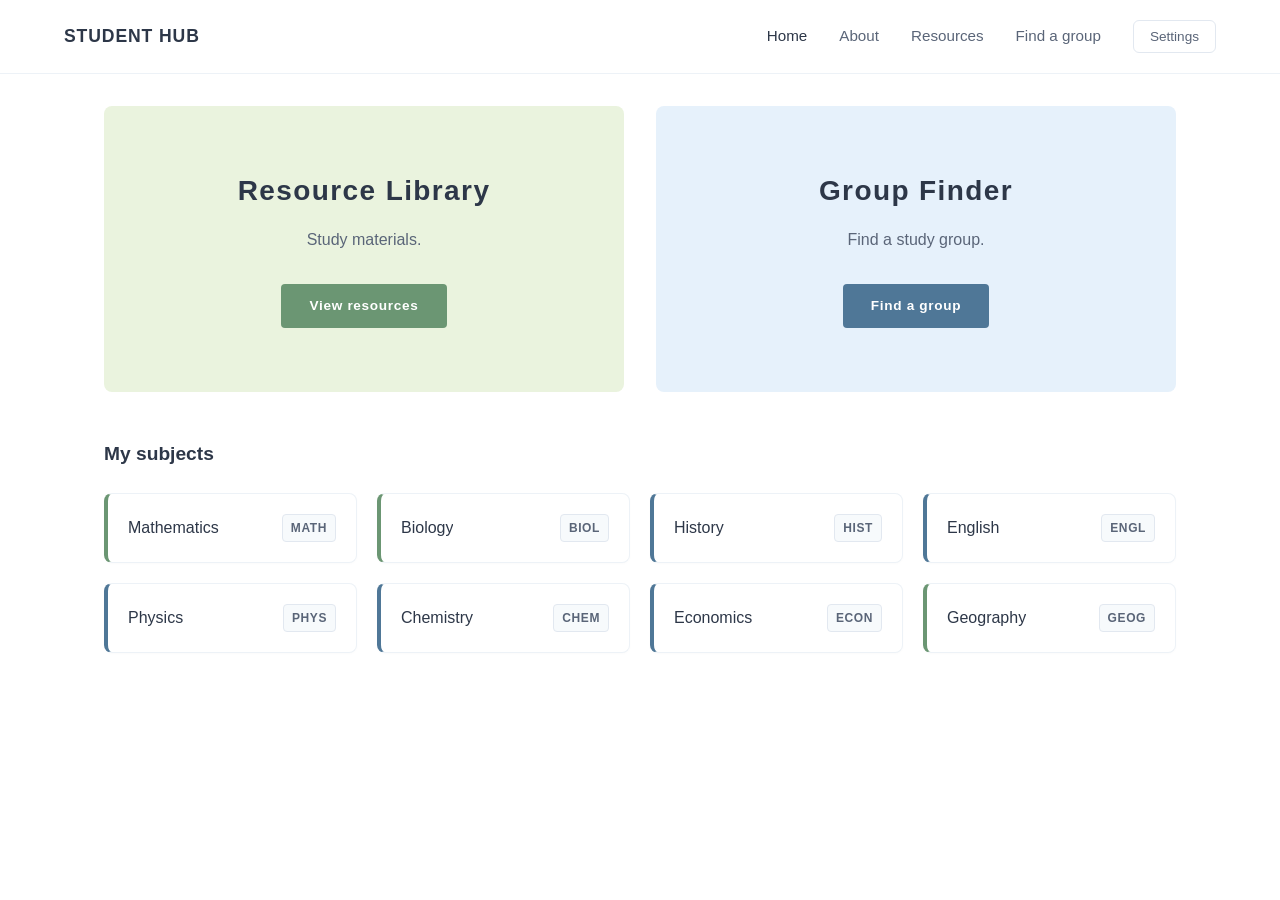
<file: index.html>
<!DOCTYPE html>
<html lang="en">
<head>
    <meta charset="UTF-8">
    <meta name="viewport" content="width=device-width, initial-scale=1.0">
    <title>Student Hub</title>
    <link rel="stylesheet" href="css/style.css">
</head>
<body>
    

    <nav class="navbar">
    <a href="index.html" class="nav-logo">STUDENT HUB</a>
    <div class="nav-links">
        <a href="index.html" class="active">Home</a>
        <a href="about.html">About</a>
        <a href="resources.html">Resources</a>
        <a href="group-finder.html">Find a group</a>
        <div class="settings-menu">
    <button id="settingsMenuBtn" class="settings-menu-btn">
        <span>Settings</span>
    </button>
    <div class="settings-menu-dropdown" id="settingsMenuDropdown">
        <div class="settings-group">
            <p class="settings-label">Theme</p>
            <button class="settings-option" data-theme="light">Light</button>
            <button class="settings-option" data-theme="dark">Dark</button>
        </div>
        <div class="settings-group">
            <p class="settings-label">Text Size</p>
            <button class="settings-option" data-textsize="small">Small</button>
            <button class="settings-option" data-textsize="normal">Normal</button>
            <button class="settings-option" data-textsize="large">Large</button>
        </div>
        <div class="settings-group">
    <p class="settings-label">Font</p>
    <button class="settings-option" data-font="default">Default</button>
    <button class="settings-option" data-font="dyslexic">Dyslexic-friendly</button>
</div>
    </div>
</div>
    </div>   
</nav>
    <main class="container">
        <section class="split-layout">
            <div class="split-panel panel-resources">
                <h2>Resource Library</h2>
                <p>Study materials.</p>
                <a href="resources.html" class="panel-btn">View resources</a>
            </div>
            <div class="split-panel panel-finder">
                <h2>Group Finder</h2>
                <p>Find a study group.</p>
                <a href="group-finder.html" class="panel-btn">Find a group</a>
            </div>
        </section>
 
     <section class="subject-section">
    <h3 class="section-title">My subjects</h3>
    <div class="subject-grid">
        <a href="math.html" class="subject-card border-math">
            <span class="subject-name">Mathematics</span>
            <span class="subject-code">MATH</span>
        </a>
        <a href="biology.html" class="subject-card border-bio">
            <span class="subject-name">Biology</span>
            <span class="subject-code">BIOL</span>
        </a>
        <a href="history.html" class="subject-card border-history">
            <span class="subject-name">History</span>
            <span class="subject-code">HIST</span>
        </a>
        <a href="english.html" class="subject-card border-lit">
            <span class="subject-name">English</span>
            <span class="subject-code">ENGL</span>
        </a>
        <a href="physics.html" class="subject-card border-physics">
            <span class="subject-name">Physics</span>
            <span class="subject-code">PHYS</span>
        </a>
        <a href="chemistry.html" class="subject-card border-chem">
            <span class="subject-name">Chemistry</span>
            <span class="subject-code">CHEM</span>
        </a>
        <a href="economics.html" class="subject-card border-econ">
            <span class="subject-name">Economics</span>
            <span class="subject-code">ECON</span>
        </a>
        <a href="geography.html" class="subject-card border-geo">
            <span class="subject-name">Geography</span>
            <span class="subject-code">GEOG</span>
        </a>
    </div>
</section>

    <script src="js/main.js"></script>
</body>
</html>
</file>
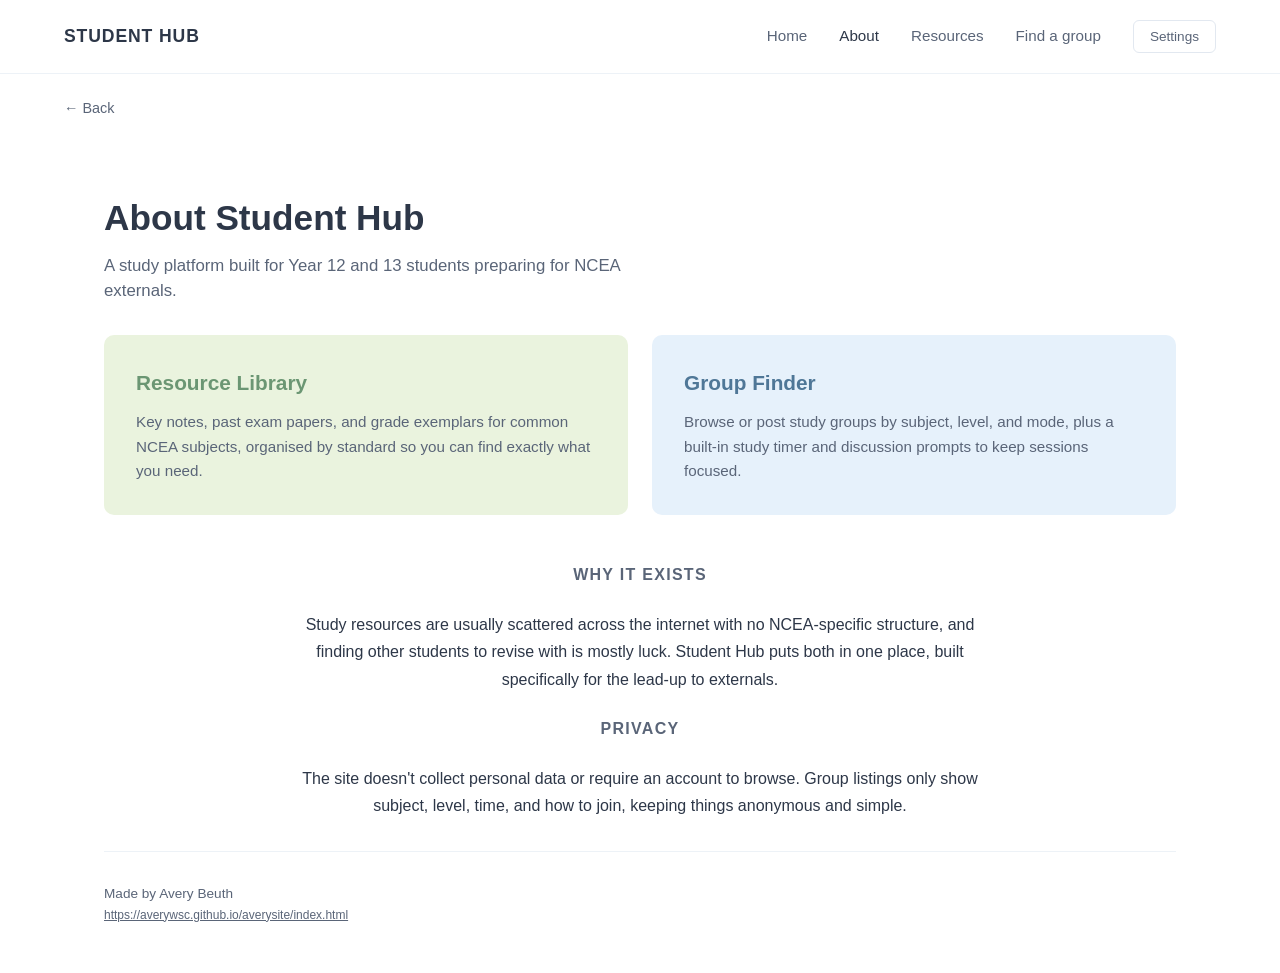
<file: about.html>
<!DOCTYPE html>
<html lang="en">
<head>
    <meta charset="UTF-8">
    <meta name="viewport" content="width=device-width, initial-scale=1.0">
    <title>About - Student Hub</title>
    <link rel="stylesheet" href="css/style.css">
</head>
<body>
    <nav class="navbar">
        <a href="index.html" class="nav-logo">STUDENT HUB</a>
        <div class="nav-links">
            <a href="index.html">Home</a>
            <a href="about.html" class="active">About</a>
            <a href="resources.html">Resources</a>
            <a href="group-finder.html">Find a group</a>
            <div class="settings-menu">
                <button id="settingsMenuBtn" class="settings-menu-btn">
                    <span>Settings</span>
                </button>
                <div class="settings-menu-dropdown" id="settingsMenuDropdown">
                    <div class="settings-group">
                        <p class="settings-label">Theme</p>
                        <button class="settings-option" data-theme="light">Light</button>
                        <button class="settings-option" data-theme="dark">Dark</button>
                    </div>
                    <div class="settings-group">
                        <p class="settings-label">Text Size</p>
                        <button class="settings-option" data-textsize="small">Small</button>
                        <button class="settings-option" data-textsize="normal">Normal</button>
                        <button class="settings-option" data-textsize="large">Large</button>
                    </div>
                    <div class="settings-group">
                        <p class="settings-label">Font</p>
                        <button class="settings-option" data-font="default">Default</button>
                        <button class="settings-option" data-font="dyslexic">Dyslexic-friendly</button>
                    </div>
                </div>
            </div>
        </div>
    </nav>

    <a href="javascript:history.back()" class="back-btn">← Back</a>

    <main class="container">
        <header class="about-hero">
            <h1>About Student Hub</h1>
            <p>A study platform built for Year 12 and 13 students preparing for NCEA externals.</p>
        </header>

        <section class="about-features">
            <div class="about-feature-card feature-resources">
                <h2>Resource Library</h2>
                <p>Key notes, past exam papers, and grade exemplars for common NCEA subjects, organised by standard so you can find exactly what you need.</p>
            </div>
            <div class="about-feature-card feature-finder">
                <h2>Group Finder</h2>
                <p>Browse or post study groups by subject, level, and mode, plus a built-in study timer and discussion prompts to keep sessions focused.</p>
            </div>
        </section>

        <section class="about-text-section">
            <h2 class="resource-subheading">Why It Exists</h2>
            <p class="about-text">Study resources are usually scattered across the internet with no NCEA-specific structure, and finding other students to revise with is mostly luck. Student Hub puts both in one place, built specifically for the lead-up to externals.</p>

            <h2 class="resource-subheading">Privacy</h2>
            <p class="about-text">The site doesn't collect personal data or require an account to browse. Group listings only show subject, level, time, and how to join, keeping things anonymous and simple.</p>
        </section>

        <footer class="site-footer">
            <p>Made by Avery Beuth</p>
            <p><a href="https://averywsc.github.io/averysite/index.html" style="font-size: 0.75rem; color: #5a6578;">https://averywsc.github.io/averysite/index.html</a></p>
        </footer>
    </main>

    <script src="js/main.js"></script>
</body>
</html>
</file>
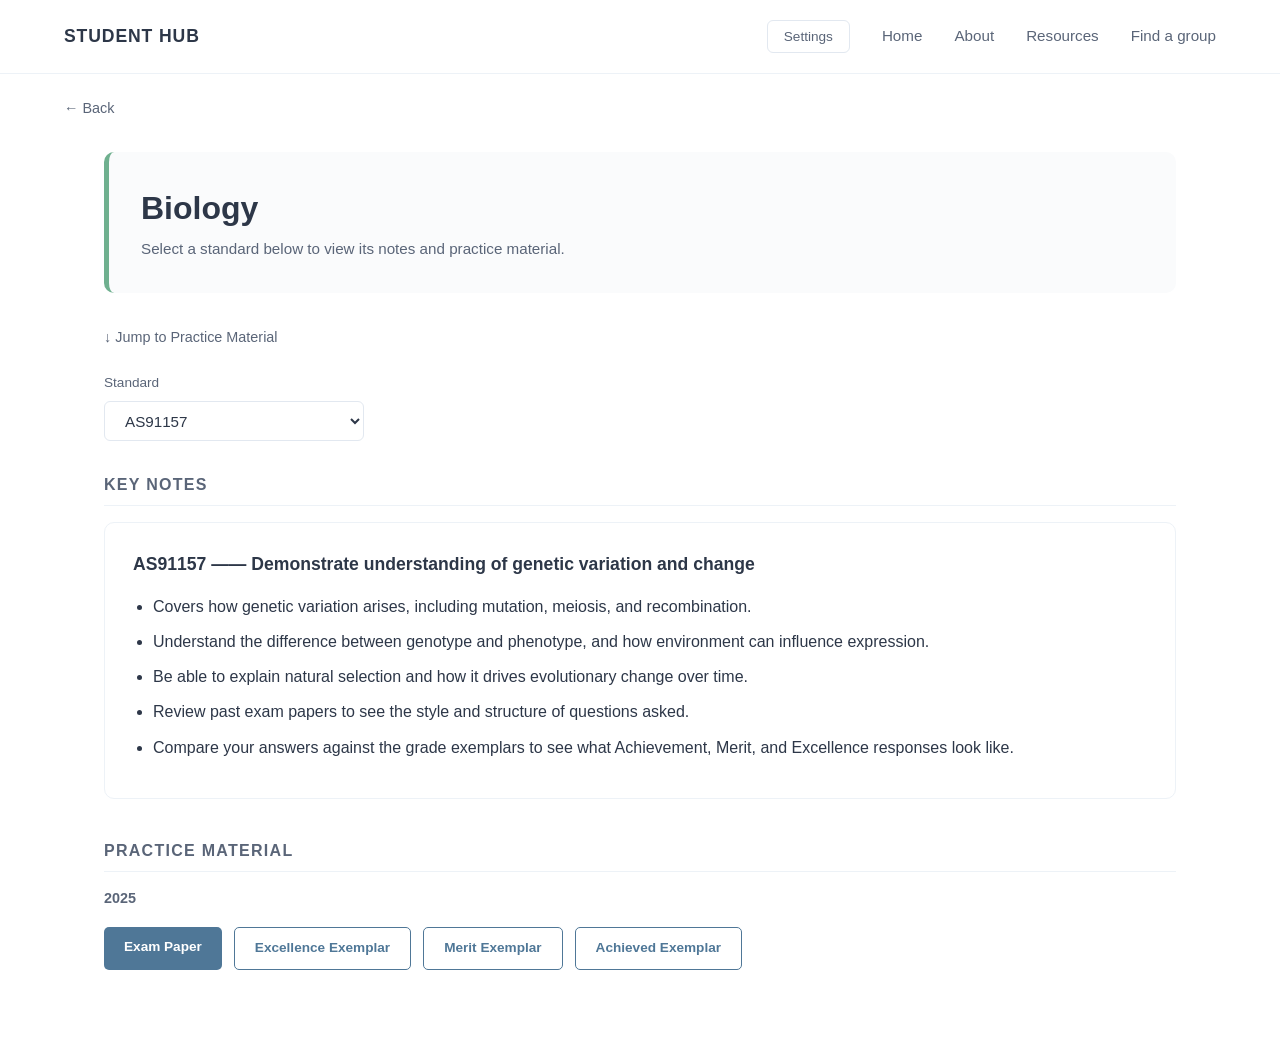
<file: biology.html>
<!DOCTYPE html>
<html lang="en">
<head>
    <meta charset="UTF-8">
    <meta name="viewport" content="width=device-width, initial-scale=1.0">
    <title>Biology - Student Hub</title>
    <link rel="stylesheet" href="css/style.css">
</head>
<body data-subject="biology">
    <nav class="navbar">
        <a href="index.html" class="nav-logo">STUDENT HUB</a>
        <div class="nav-links">
            <div class="settings-menu">
                <button id="settingsMenuBtn" class="settings-menu-btn">
                    <span>Settings</span>
                </button>
                <div class="settings-menu-dropdown" id="settingsMenuDropdown">
                    <div class="settings-group">
                        <p class="settings-label">Theme</p>
                        <button class="settings-option" data-theme="light">Light</button>
                        <button class="settings-option" data-theme="dark">Dark</button>
                    </div>
                    <div class="settings-group">
                        <p class="settings-label">Text Size</p>
                        <button class="settings-option" data-textsize="small">Small</button>
                        <button class="settings-option" data-textsize="normal">Normal</button>
                        <button class="settings-option" data-textsize="large">Large</button>
                    </div>
                    <div class="settings-group">
                        <p class="settings-label">Font</p>
                        <button class="settings-option" data-font="default">Default</button>
                        <button class="settings-option" data-font="dyslexic">Dyslexic-friendly</button>
                    </div>
                </div>
            </div>
            <a href="index.html">Home</a>
            <a href="about.html">About</a>
            <a href="resources.html">Resources</a>
            <a href="group-finder.html">Find a group</a>
        </div>
    </nav>

    <a href="javascript:history.back()" class="back-btn">← Back</a>

    <main class="container">
        <header class="subject-header border-bio">
            <h1>Biology</h1>
            <p class="subject-standard-tag">Select a standard below to view its notes and practice material.</p>
        </header>

        <a href="#practiceSection" class="jump-link">↓ Jump to Practice Material</a>

        <section class="standard-select-section">
            <label for="standardSelect" class="standard-select-label">Standard</label>
            <select id="standardSelect" class="standard-select">
                <option value="AS91157">AS91157</option>
                <option value="AS91159">AS91159</option>
            </select>
        </section>

        <section class="notes-section">
            <h2 class="resource-subheading">Key Notes</h2>
            <div class="notes-card" id="notesCard"></div>
        </section>

        <section class="practice-section" id="practiceSection">
            <h2 class="resource-subheading">Practice Material</h2>
            <div class="practice-buttons" id="practiceButtons"></div>
        </section>
    </main>

    <script src="js/main.js"></script>
</body>
</html>
</file>
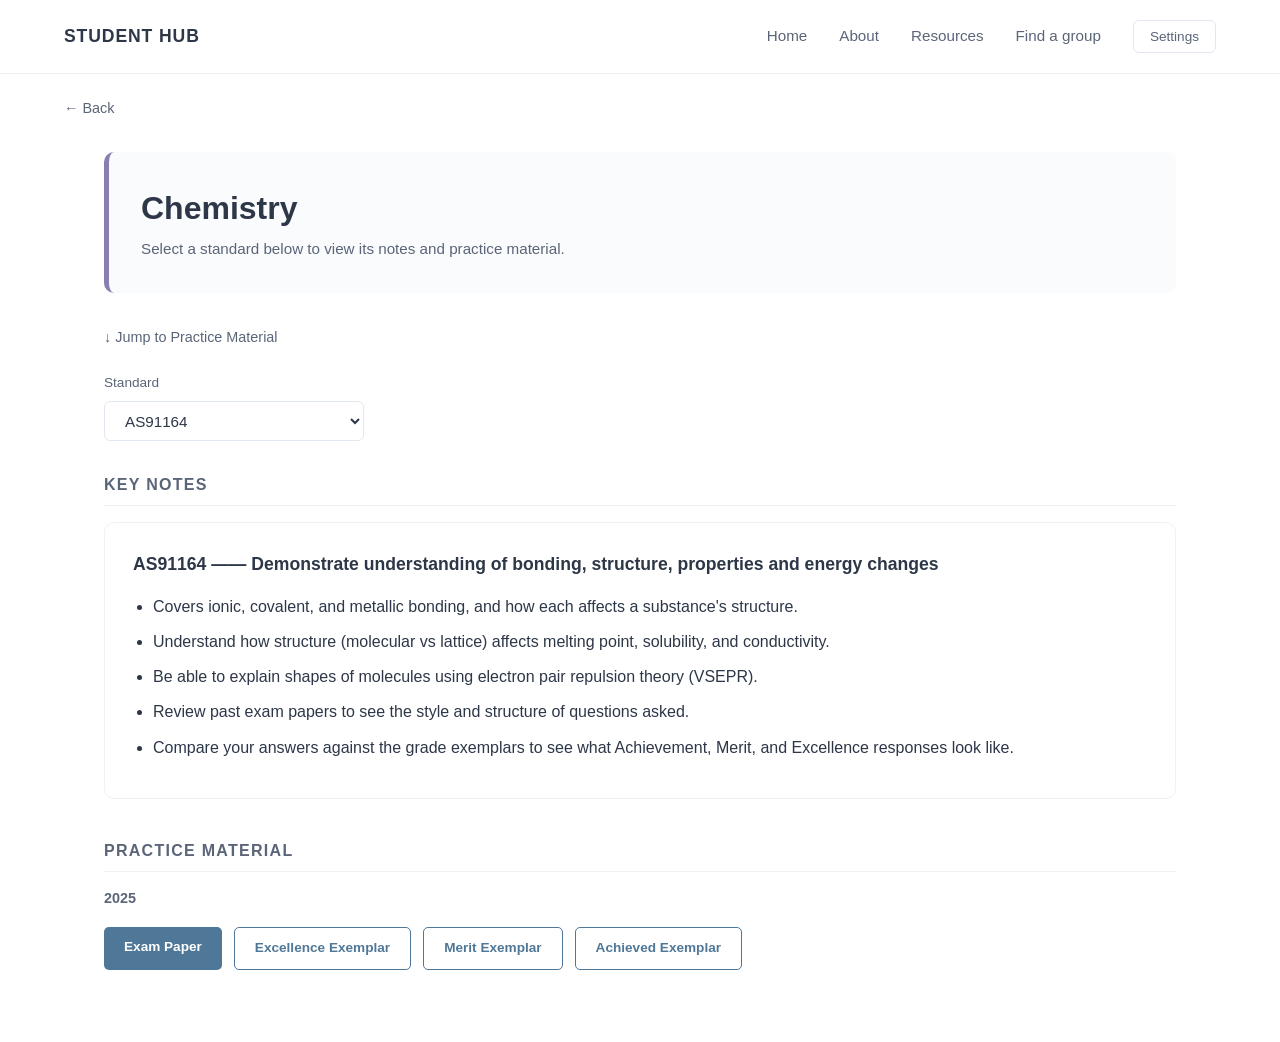
<file: chemistry.html>
<!DOCTYPE html>
<html lang="en">
<head>
    <meta charset="UTF-8">
    <meta name="viewport" content="width=device-width, initial-scale=1.0">
    <title>Chemistry - Student Hub</title>
    <link rel="stylesheet" href="css/style.css">
</head>
<body data-subject="chemistry">
    <nav class="navbar">
        <a href="index.html" class="nav-logo">STUDENT HUB</a>
        <div class="nav-links">
            <a href="index.html">Home</a>
            <a href="about.html">About</a>
            <a href="resources.html">Resources</a>
            <a href="group-finder.html">Find a group</a>
            <div class="settings-menu">
                <button id="settingsMenuBtn" class="settings-menu-btn">
                    <span>Settings</span>
                </button>
                <div class="settings-menu-dropdown" id="settingsMenuDropdown">
                    <div class="settings-group">
                        <p class="settings-label">Theme</p>
                        <button class="settings-option" data-theme="light">Light</button>
                        <button class="settings-option" data-theme="dark">Dark</button>
                    </div>
                    <div class="settings-group">
                        <p class="settings-label">Text Size</p>
                        <button class="settings-option" data-textsize="small">Small</button>
                        <button class="settings-option" data-textsize="normal">Normal</button>
                        <button class="settings-option" data-textsize="large">Large</button>
                    </div>
                    <div class="settings-group">
                        <p class="settings-label">Font</p>
                        <button class="settings-option" data-font="default">Default</button>
                        <button class="settings-option" data-font="dyslexic">Dyslexic-friendly</button>
                    </div>
                </div>
            </div>
        </div>
    </nav>

    <a href="javascript:history.back()" class="back-btn">← Back</a>

    <main class="container">
        <header class="subject-header border-chem">
            <h1>Chemistry</h1>
            <p class="subject-standard-tag">Select a standard below to view its notes and practice material.</p>
        </header>

        <a href="#practiceSection" class="jump-link">↓ Jump to Practice Material</a>

        <section class="standard-select-section">
            <label for="standardSelect" class="standard-select-label">Standard</label>
            <select id="standardSelect" class="standard-select">
                <option value="AS91164">AS91164</option>
                <option value="AS91165">AS91165</option>
                <option value="AS91166">AS91166</option>
            </select>
        </section>

        <section class="notes-section">
            <h2 class="resource-subheading">Key Notes</h2>
            <div class="notes-card" id="notesCard"></div>
        </section>

        <section class="practice-section" id="practiceSection">
            <h2 class="resource-subheading">Practice Material</h2>
            <div class="practice-buttons" id="practiceButtons"></div>
        </section>
    </main>

    <script src="js/main.js"></script>
</body>
</html>
</file>
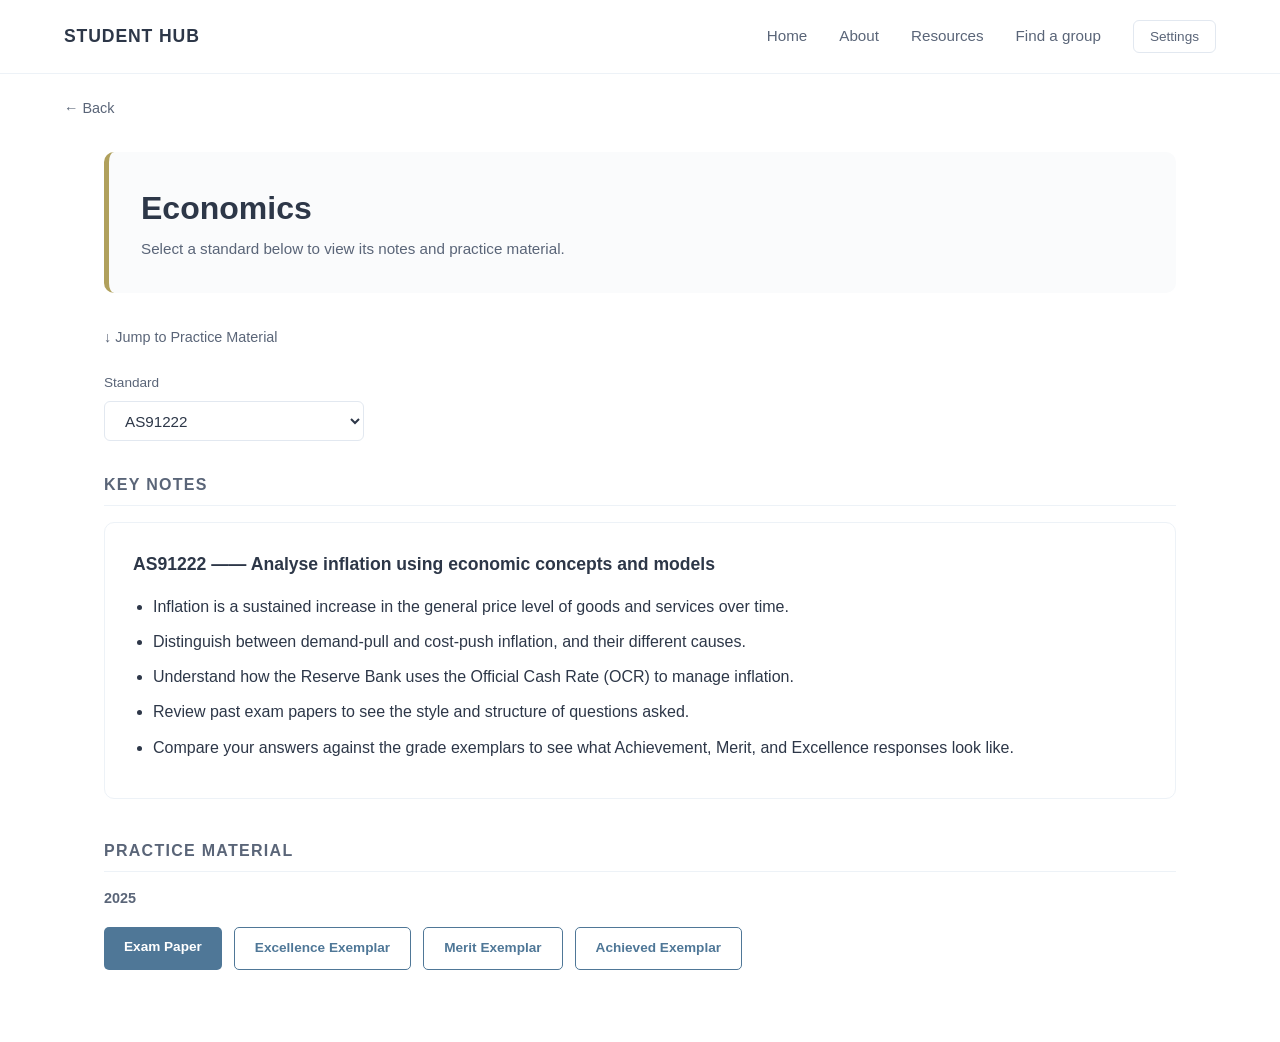
<file: economics.html>
<!DOCTYPE html>
<html lang="en">
<head>
    <meta charset="UTF-8">
    <meta name="viewport" content="width=device-width, initial-scale=1.0">
    <title>Economics - Student Hub</title>
    <link rel="stylesheet" href="css/style.css">
</head>
<body data-subject="economics">
    <nav class="navbar">
        <a href="index.html" class="nav-logo">STUDENT HUB</a>
        <div class="nav-links">
            <a href="index.html">Home</a>
            <a href="about.html">About</a>
            <a href="resources.html">Resources</a>
            <a href="group-finder.html">Find a group</a>
            <div class="settings-menu">
                <button id="settingsMenuBtn" class="settings-menu-btn">
                    <span>Settings</span>
                </button>
                <div class="settings-menu-dropdown" id="settingsMenuDropdown">
                    <div class="settings-group">
                        <p class="settings-label">Theme</p>
                        <button class="settings-option" data-theme="light">Light</button>
                        <button class="settings-option" data-theme="dark">Dark</button>
                    </div>
                    <div class="settings-group">
                        <p class="settings-label">Text Size</p>
                        <button class="settings-option" data-textsize="small">Small</button>
                        <button class="settings-option" data-textsize="normal">Normal</button>
                        <button class="settings-option" data-textsize="large">Large</button>
                    </div>
                    <div class="settings-group">
                        <p class="settings-label">Font</p>
                        <button class="settings-option" data-font="default">Default</button>
                        <button class="settings-option" data-font="dyslexic">Dyslexic-friendly</button>
                    </div>
                </div>
            </div>
        </div>
    </nav>

    <a href="javascript:history.back()" class="back-btn">← Back</a>

    <main class="container">
        <header class="subject-header border-econ">
            <h1>Economics</h1>
            <p class="subject-standard-tag">Select a standard below to view its notes and practice material.</p>
        </header>

        <a href="#practiceSection" class="jump-link">↓ Jump to Practice Material</a>

        <section class="standard-select-section">
            <label for="standardSelect" class="standard-select-label">Standard</label>
            <select id="standardSelect" class="standard-select">
                <option value="AS91222">AS91222</option>
                <option value="AS91223">AS91223</option>
            </select>
        </section>

        <section class="notes-section">
            <h2 class="resource-subheading">Key Notes</h2>
            <div class="notes-card" id="notesCard"></div>
        </section>

        <section class="practice-section" id="practiceSection">
            <h2 class="resource-subheading">Practice Material</h2>
            <div class="practice-buttons" id="practiceButtons"></div>
        </section>
    </main>

    <script src="js/main.js"></script>
</body>
</html>
</file>
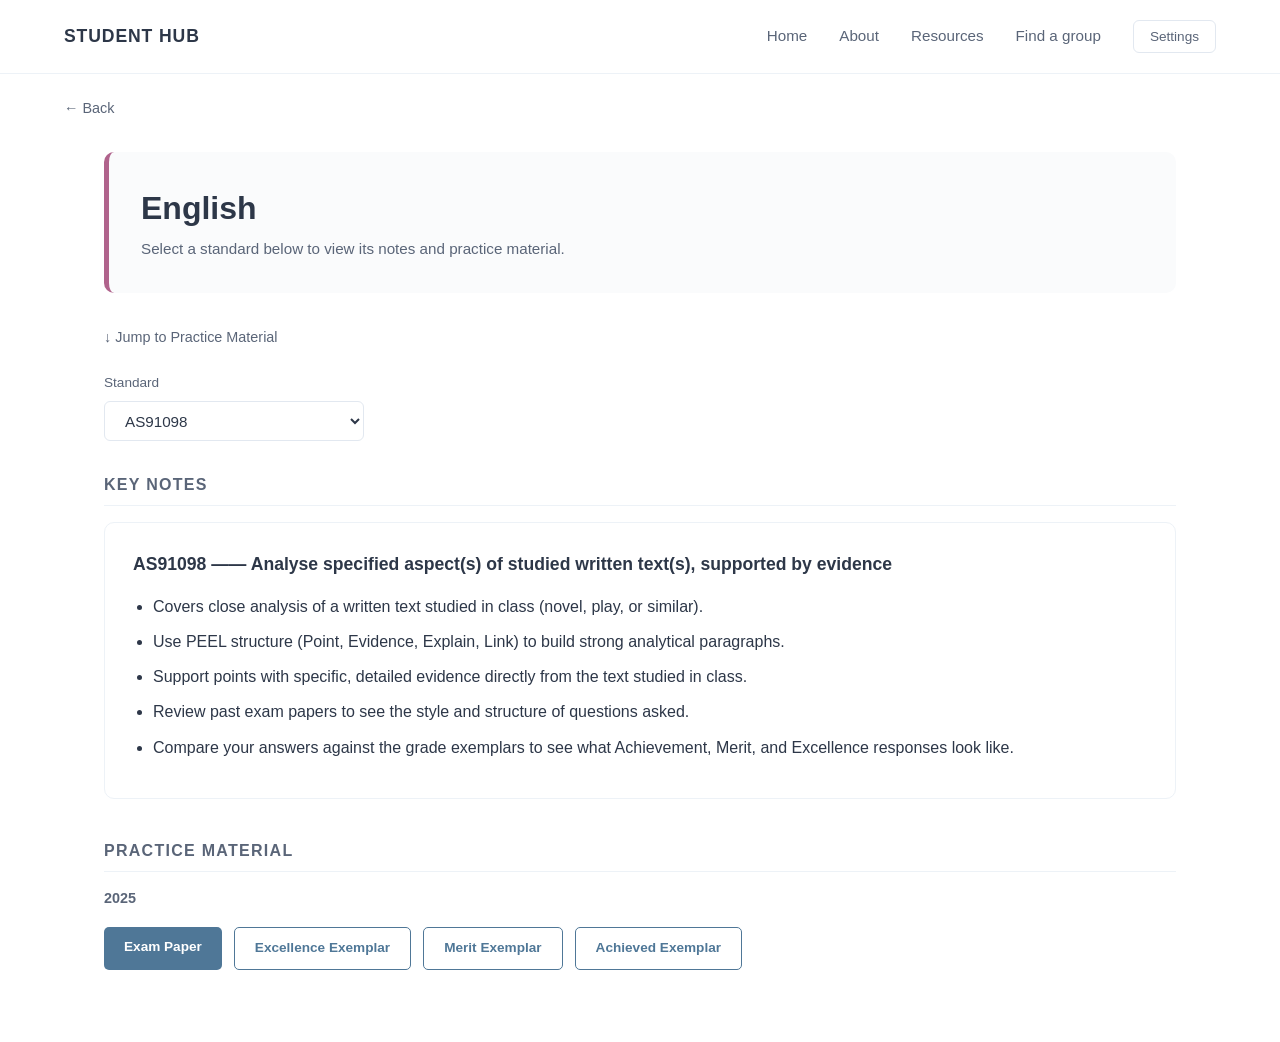
<file: english.html>
<!DOCTYPE html>
<html lang="en">
<head>
    <meta charset="UTF-8">
    <meta name="viewport" content="width=device-width, initial-scale=1.0">
    <title>English - Student Hub</title>
    <link rel="stylesheet" href="css/style.css">
</head>
<body data-subject="english">
    <nav class="navbar">
        <a href="index.html" class="nav-logo">STUDENT HUB</a>
        <div class="nav-links">
            <a href="index.html">Home</a>
            <a href="about.html">About</a>
            <a href="resources.html">Resources</a>
            <a href="group-finder.html">Find a group</a>
            <div class="settings-menu">
                <button id="settingsMenuBtn" class="settings-menu-btn">
                    <span>Settings</span>
                </button>
                <div class="settings-menu-dropdown" id="settingsMenuDropdown">
                    <div class="settings-group">
                        <p class="settings-label">Theme</p>
                        <button class="settings-option" data-theme="light">Light</button>
                        <button class="settings-option" data-theme="dark">Dark</button>
                    </div>
                    <div class="settings-group">
                        <p class="settings-label">Text Size</p>
                        <button class="settings-option" data-textsize="small">Small</button>
                        <button class="settings-option" data-textsize="normal">Normal</button>
                        <button class="settings-option" data-textsize="large">Large</button>
                    </div>
                    <div class="settings-group">
                        <p class="settings-label">Font</p>
                        <button class="settings-option" data-font="default">Default</button>
                        <button class="settings-option" data-font="dyslexic">Dyslexic-friendly</button>
                    </div>
                </div>
            </div>
        </div>
    </nav>

    <a href="javascript:history.back()" class="back-btn">← Back</a>

    <main class="container">
        <header class="subject-header border-lit">
            <h1>English</h1>
            <p class="subject-standard-tag">Select a standard below to view its notes and practice material.</p>
        </header>

        <a href="#practiceSection" class="jump-link">↓ Jump to Practice Material</a>

        <section class="standard-select-section">
            <label for="standardSelect" class="standard-select-label">Standard</label>
            <select id="standardSelect" class="standard-select">
                <option value="AS91098">AS91098</option>
                <option value="AS91099">AS91099</option>
                <option value="AS91100">AS91100</option>
            </select>
        </section>

        <section class="notes-section">
            <h2 class="resource-subheading">Key Notes</h2>
            <div class="notes-card" id="notesCard"></div>
        </section>

        <section class="practice-section" id="practiceSection">
            <h2 class="resource-subheading">Practice Material</h2>
            <div class="practice-buttons" id="practiceButtons"></div>
        </section>
    </main>

    <script src="js/main.js"></script>
</body>
</html>
</file>
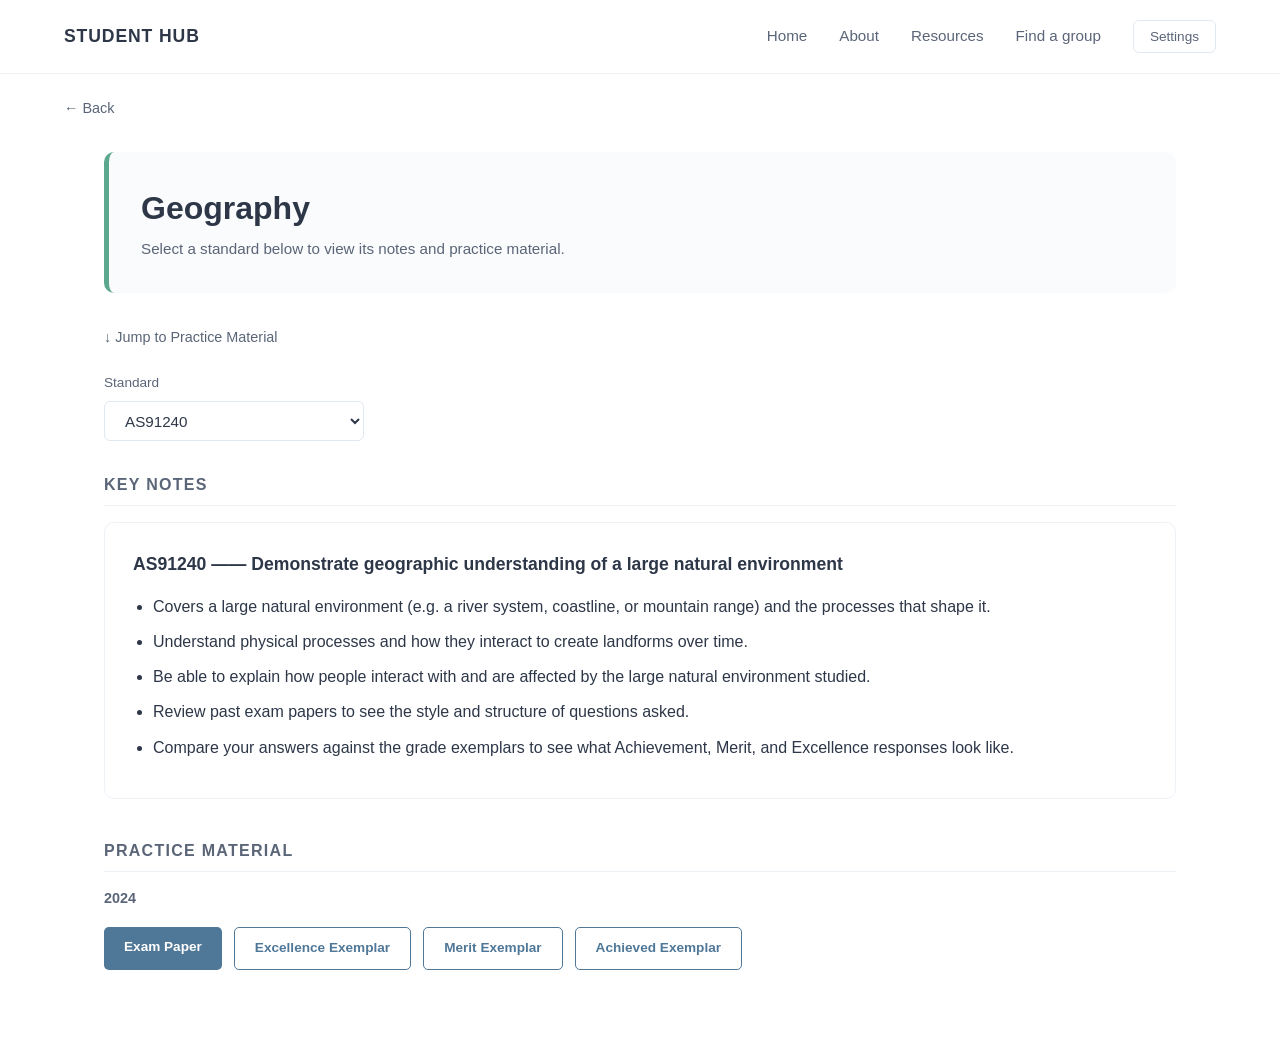
<file: geography.html>
<!DOCTYPE html>
<html lang="en">
<head>
    <meta charset="UTF-8">
    <meta name="viewport" content="width=device-width, initial-scale=1.0">
    <title>Geography - Student Hub</title>
    <link rel="stylesheet" href="css/style.css">
</head>
<body data-subject="geography">
    <nav class="navbar">
        <a href="index.html" class="nav-logo">STUDENT HUB</a>
        <div class="nav-links">
            <a href="index.html">Home</a>
            <a href="about.html">About</a>
            <a href="resources.html">Resources</a>
            <a href="group-finder.html">Find a group</a>
            <div class="settings-menu">
                <button id="settingsMenuBtn" class="settings-menu-btn">
                    <span>Settings</span>
                </button>
                <div class="settings-menu-dropdown" id="settingsMenuDropdown">
                    <div class="settings-group">
                        <p class="settings-label">Theme</p>
                        <button class="settings-option" data-theme="light">Light</button>
                        <button class="settings-option" data-theme="dark">Dark</button>
                    </div>
                    <div class="settings-group">
                        <p class="settings-label">Text Size</p>
                        <button class="settings-option" data-textsize="small">Small</button>
                        <button class="settings-option" data-textsize="normal">Normal</button>
                        <button class="settings-option" data-textsize="large">Large</button>
                    </div>
                    <div class="settings-group">
                        <p class="settings-label">Font</p>
                        <button class="settings-option" data-font="default">Default</button>
                        <button class="settings-option" data-font="dyslexic">Dyslexic-friendly</button>
                    </div>
                </div>
            </div>
        </div>
    </nav>

    <a href="javascript:history.back()" class="back-btn">← Back</a>

    <main class="container">
        <header class="subject-header border-geo">
            <h1>Geography</h1>
            <p class="subject-standard-tag">Select a standard below to view its notes and practice material.</p>
        </header>

        <a href="#practiceSection" class="jump-link">↓ Jump to Practice Material</a>

        <section class="standard-select-section">
            <label for="standardSelect" class="standard-select-label">Standard</label>
            <select id="standardSelect" class="standard-select">
                <option value="AS91240">AS91240</option>
                <option value="AS91242">AS91242</option>
            </select>
        </section>

        <section class="notes-section">
            <h2 class="resource-subheading">Key Notes</h2>
            <div class="notes-card" id="notesCard"></div>
        </section>

        <section class="practice-section" id="practiceSection">
            <h2 class="resource-subheading">Practice Material</h2>
            <div class="practice-buttons" id="practiceButtons"></div>
        </section>
    </main>

    <script src="js/main.js"></script>
</body>
</html>
</file>
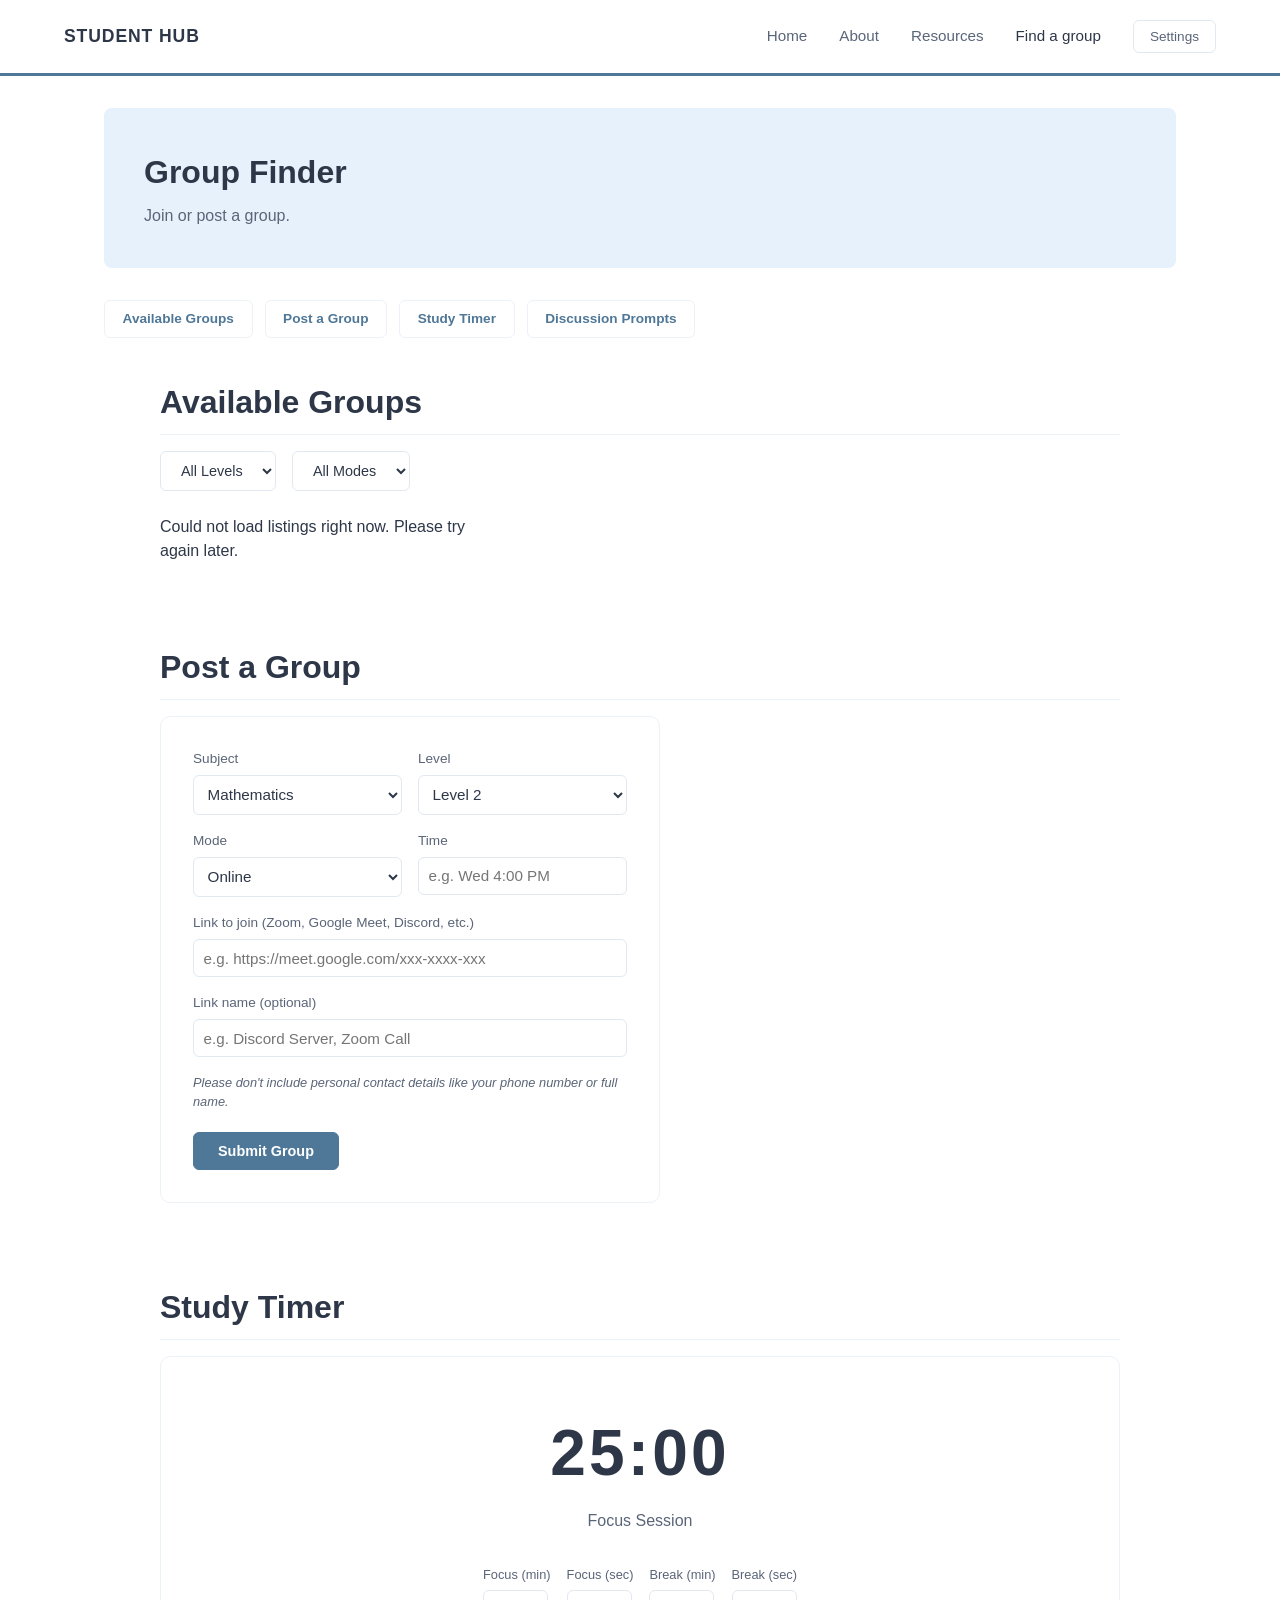
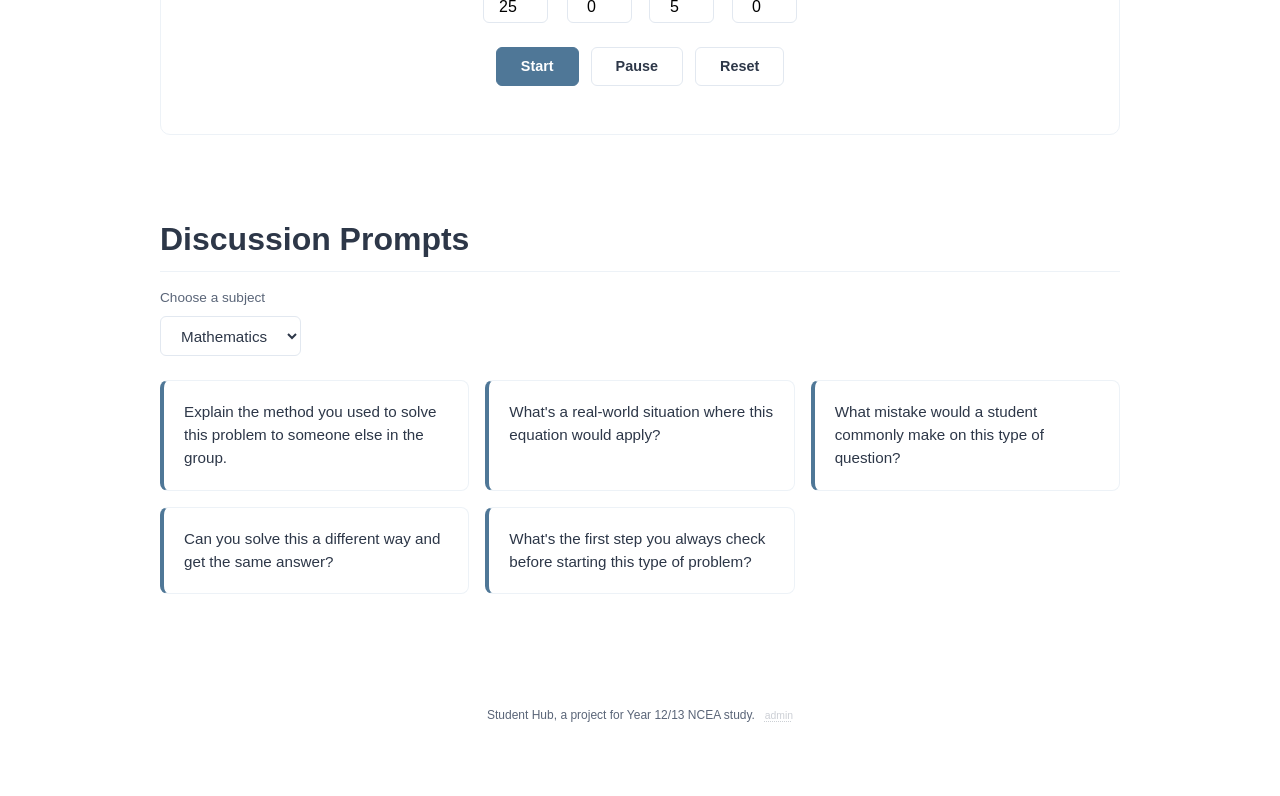
<file: group-finder.html>
<!DOCTYPE html>
<html lang="en">
<head>
    <meta charset="UTF-8">
    <meta name="viewport" content="width=device-width, initial-scale=1.0">
    <title>Group Finder</title>
    <link rel="stylesheet" href="css/style.css">
</head>
<body>

   <nav class="navbar nav-finder">
    <a href="index.html" class="nav-logo">STUDENT HUB</a>
    <div class="nav-links">
        <a href="index.html">Home</a>
        <a href="about.html">About</a>
        <a href="resources.html">Resources</a>
        <a href="group-finder.html" class="active">Find a group</a>
        <div class="settings-menu">
            <button id="settingsMenuBtn" class="settings-menu-btn">
                <span>Settings</span>
            </button>
            <div class="settings-menu-dropdown" id="settingsMenuDropdown">
                <div class="settings-group">
                    <p class="settings-label">Theme</p>
                    <button class="settings-option" data-theme="light">Light</button>
                    <button class="settings-option" data-theme="dark">Dark</button>
                </div>
                <div class="settings-group">
                    <p class="settings-label">Text Size</p>
                    <button class="settings-option" data-textsize="small">Small</button>
                    <button class="settings-option" data-textsize="normal">Normal</button>
                    <button class="settings-option" data-textsize="large">Large</button>
                </div>
                <div class="settings-group">
                    <p class="settings-label">Font</p>
                    <button class="settings-option" data-font="default">Default</button>
                    <button class="settings-option" data-font="dyslexic">Dyslexic-friendly</button>
                </div>
            </div>
        </div>
    </div>
</nav>

    <main class="container">
        <header class="page-header header-finder">
            <h1>Group Finder</h1>
            <p>Join or post a group.</p>
        </header>

        <nav class="finder-jump-nav" aria-label="Jump to section">
            <a href="#availableGroups" class="jump-btn">Available Groups</a>
            <a href="#postGroup" class="jump-btn">Post a Group</a>
            <a href="#studyTimer" class="jump-btn">Study Timer</a>
            <a href="#discussionPrompts" class="jump-btn">Discussion Prompts</a>
        </nav>

        <div class="finder-stack">
            <section class="listings-section" id="availableGroups">
                <h2 class="resource-subheading">Available Groups</h2>

                <div class="filter-bar">
                    <select id="levelFilter" aria-label="Filter by level">
                        <option value="all">All Levels</option>
                        <option value="L2">Level 2</option>
                        <option value="L3">Level 3</option>
                    </select>
                    <select id="modeFilter" aria-label="Filter by mode">
                        <option value="all">All Modes</option>
                        <option value="online">Online</option>
                        <option value="in-person">In Person</option>
                    </select>
                </div>

                <div class="listing-grid" id="listingGrid"></div>
            </section>

            <section class="post-section" id="postGroup">
                <h2 class="resource-subheading">Post a Group</h2>
                <form class="post-form" id="postGroupForm" action="https://projectspace.nz/xbbhjgpp/submit-group.php" method="POST">
                    <div class="post-form-row">
                        <label>
                            Subject
                            <select name="subject" required>
                                <option value="Mathematics">Mathematics</option>
                                <option value="Biology">Biology</option>
                                <option value="Physics">Physics</option>
                                <option value="Chemistry">Chemistry</option>
                                <option value="History">History</option>
                                <option value="Geography">Geography</option>
                                <option value="Economics">Economics</option>
                                <option value="English">English</option>
                            </select>
                        </label>
                        <label>
                            Level
                            <select name="level" required>
                                <option value="L2">Level 2</option>
                                <option value="L3">Level 3</option>
                            </select>
                        </label>
                    </div>

                    <div class="post-form-row">
                        <label>
                            Mode
                            <select name="mode" id="modeSelect" required>
                                <option value="online">Online</option>
                                <option value="in-person">In Person</option>
                            </select>
                        </label>
                        <label>
                            Time
                            <input type="text" name="time" placeholder="e.g. Wed 4:00 PM" required>
                        </label>
                    </div>

                    <label class="post-form-full">
                        <span id="joinLabel">Link to join (Zoom, Google Meet, Discord, etc.)</span>
                        <input type="text" name="join" id="joinInput" placeholder="e.g. https://meet.google.com/xxx-xxxx-xxx" required>
                    </label>

                    <label class="post-form-full" id="joinNameField">
                        <span>Link name (optional)</span>
                        <input type="text" name="join_label" id="joinNameInput" placeholder="e.g. Discord Server, Zoom Call" maxlength="60">
                    </label>

                    <p class="post-form-note">Please don't include personal contact details like your phone number or full name.</p>

                    <button type="submit" class="timer-btn timer-btn-primary">Submit Group</button>
                </form>
            </section>

            <section class="timer-section" id="studyTimer">
                <h2 class="resource-subheading">Study Timer</h2>
                <div class="timer-box">
                    <div class="timer-display" id="timerDisplay">25:00</div>
                    <div class="timer-label" id="timerLabel">Focus Session</div>

                    <div class="timer-settings">
                        <label>
                            Focus (min)
                            <input type="number" id="focusInput" value="25" min="0" max="90">
                        </label>
                        <label>
                            Focus (sec)
                            <input type="number" id="focusSecInput" value="0" min="0" max="59">
                        </label>
                        <label>
                            Break (min)
                            <input type="number" id="breakInput" value="5" min="0" max="30">
                        </label>
                        <label>
                            Break (sec)
                            <input type="number" id="breakSecInput" value="0" min="0" max="59">
                        </label>
                    </div>

                    <div class="timer-controls">
                        <button class="timer-btn timer-btn-primary" id="timerStartBtn">Start</button>
                        <button class="timer-btn" id="timerPauseBtn">Pause</button>
                        <button class="timer-btn" id="timerResetBtn">Reset</button>
                    </div>
                </div>
            </section>

            <section class="prompt-section" id="discussionPrompts">
                <h2 class="resource-subheading">Discussion Prompts</h2>
                <div class="prompt-subject-select">
                    <label for="promptSubject">Choose a subject</label>
                    <select id="promptSubject">
                        <option value="math">Mathematics</option>
                        <option value="biology">Biology</option>
                        <option value="physics">Physics</option>
                        <option value="chemistry">Chemistry</option>
                        <option value="history">History</option>
                        <option value="geography">Geography</option>
                        <option value="economics">Economics</option>
                        <option value="english">English</option>
                    </select>
                </div>
                <div class="prompt-grid" id="promptGrid"></div>
            </section>
        </div>

        <div class="site-fineprint">
            Student Hub, a project for Year 12/13 NCEA study.
            <span class="sh-admin" id="shAdminRoot">
                <button type="button" id="shAdminToggle" class="sh-admin-toggle" aria-haspopup="true" aria-expanded="false">admin</button>
                <div id="shAdminPanel" class="sh-admin-panel" hidden>
                    <label class="sh-admin-field">
                        Admin password
                        <input type="password" id="shAdminPassword" placeholder="••••••••" autocomplete="off">
                    </label>
                    <div class="sh-admin-actions">
                        <button type="button" id="shAdminLoginBtn" class="timer-btn timer-btn-primary">Log in</button>
                        <button type="button" id="shAdminLogoutBtn" class="timer-btn is-hidden">Log out</button>
                    </div>
                    <p class="sh-admin-status" id="shAdminStatus"></p>
                </div>
            </span>
        </div>
    </main>

    <script src="js/main.js"></script>
</body>
</html>
</file>
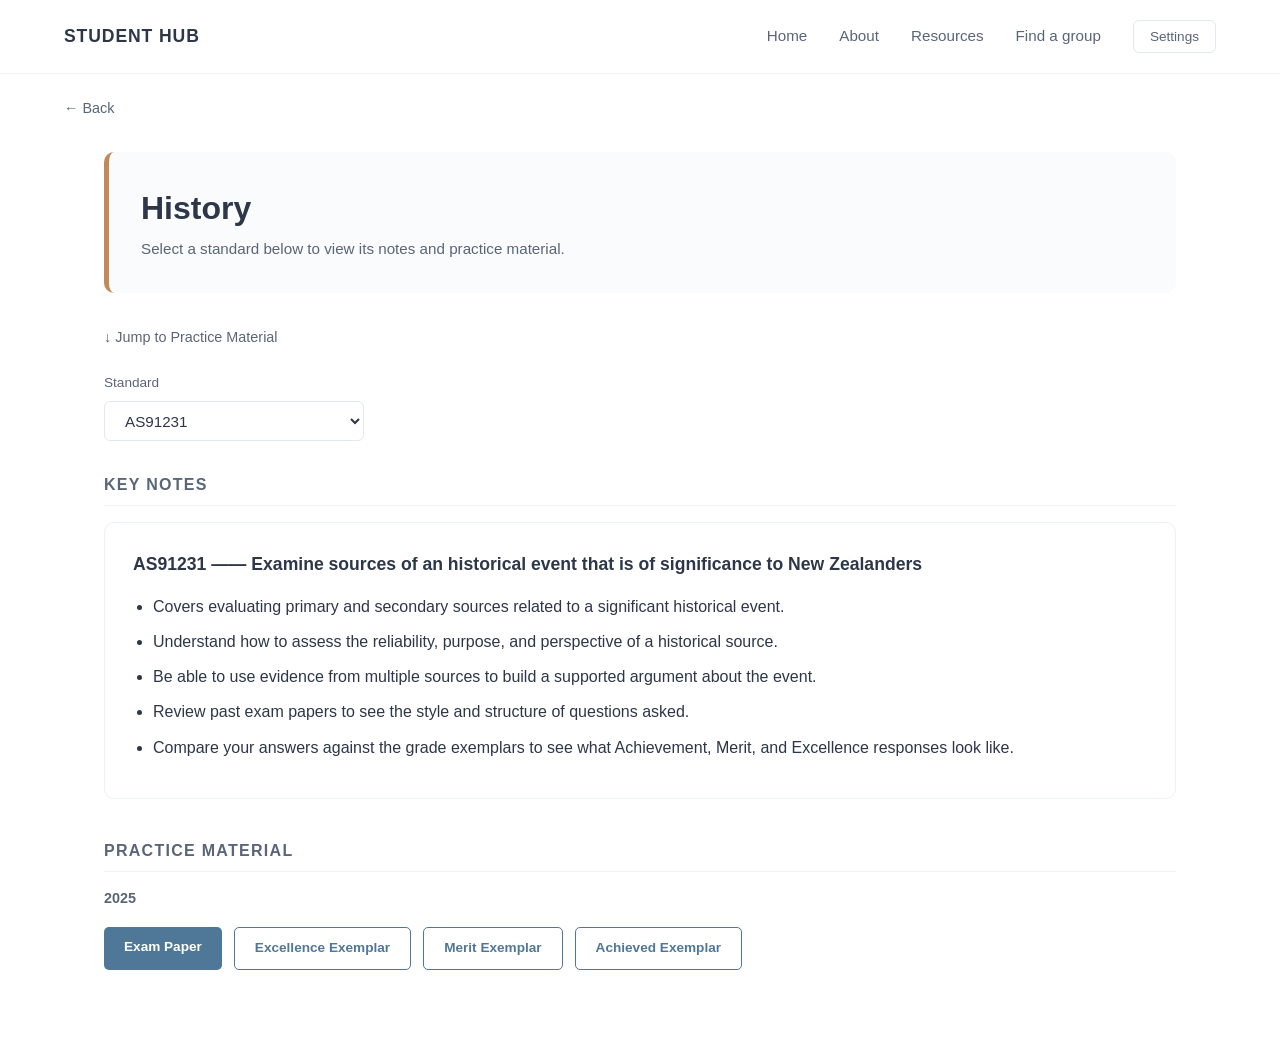
<file: history.html>
<!DOCTYPE html>
<html lang="en">
<head>
    <meta charset="UTF-8">
    <meta name="viewport" content="width=device-width, initial-scale=1.0">
    <title>History - Student Hub</title>
    <link rel="stylesheet" href="css/style.css">
</head>
<body data-subject="history">
    <nav class="navbar">
        <a href="index.html" class="nav-logo">STUDENT HUB</a>
        <div class="nav-links">
            <a href="index.html">Home</a>
            <a href="about.html">About</a>
            <a href="resources.html">Resources</a>
            <a href="group-finder.html">Find a group</a>
            <div class="settings-menu">
                <button id="settingsMenuBtn" class="settings-menu-btn">
                    <span>Settings</span>
                </button>
                <div class="settings-menu-dropdown" id="settingsMenuDropdown">
                    <div class="settings-group">
                        <p class="settings-label">Theme</p>
                        <button class="settings-option" data-theme="light">Light</button>
                        <button class="settings-option" data-theme="dark">Dark</button>
                    </div>
                    <div class="settings-group">
                        <p class="settings-label">Text Size</p>
                        <button class="settings-option" data-textsize="small">Small</button>
                        <button class="settings-option" data-textsize="normal">Normal</button>
                        <button class="settings-option" data-textsize="large">Large</button>
                    </div>
                    <div class="settings-group">
                        <p class="settings-label">Font</p>
                        <button class="settings-option" data-font="default">Default</button>
                        <button class="settings-option" data-font="dyslexic">Dyslexic-friendly</button>
                    </div>
                </div>
            </div>
        </div>
    </nav>

    <a href="javascript:history.back()" class="back-btn">← Back</a>

    <main class="container">
        <header class="subject-header border-history">
            <h1>History</h1>
            <p class="subject-standard-tag">Select a standard below to view its notes and practice material.</p>
        </header>

        <a href="#practiceSection" class="jump-link">↓ Jump to Practice Material</a>

        <section class="standard-select-section">
            <label for="standardSelect" class="standard-select-label">Standard</label>
            <select id="standardSelect" class="standard-select">
                <option value="AS91231">AS91231</option>
                <option value="AS91233">AS91233</option>
            </select>
        </section>

        <section class="notes-section">
            <h2 class="resource-subheading">Key Notes</h2>
            <div class="notes-card" id="notesCard"></div>
        </section>

        <section class="practice-section" id="practiceSection">
            <h2 class="resource-subheading">Practice Material</h2>
            <div class="practice-buttons" id="practiceButtons"></div>
        </section>
    </main>

    <script src="js/main.js"></script>
</body>
</html>
</file>
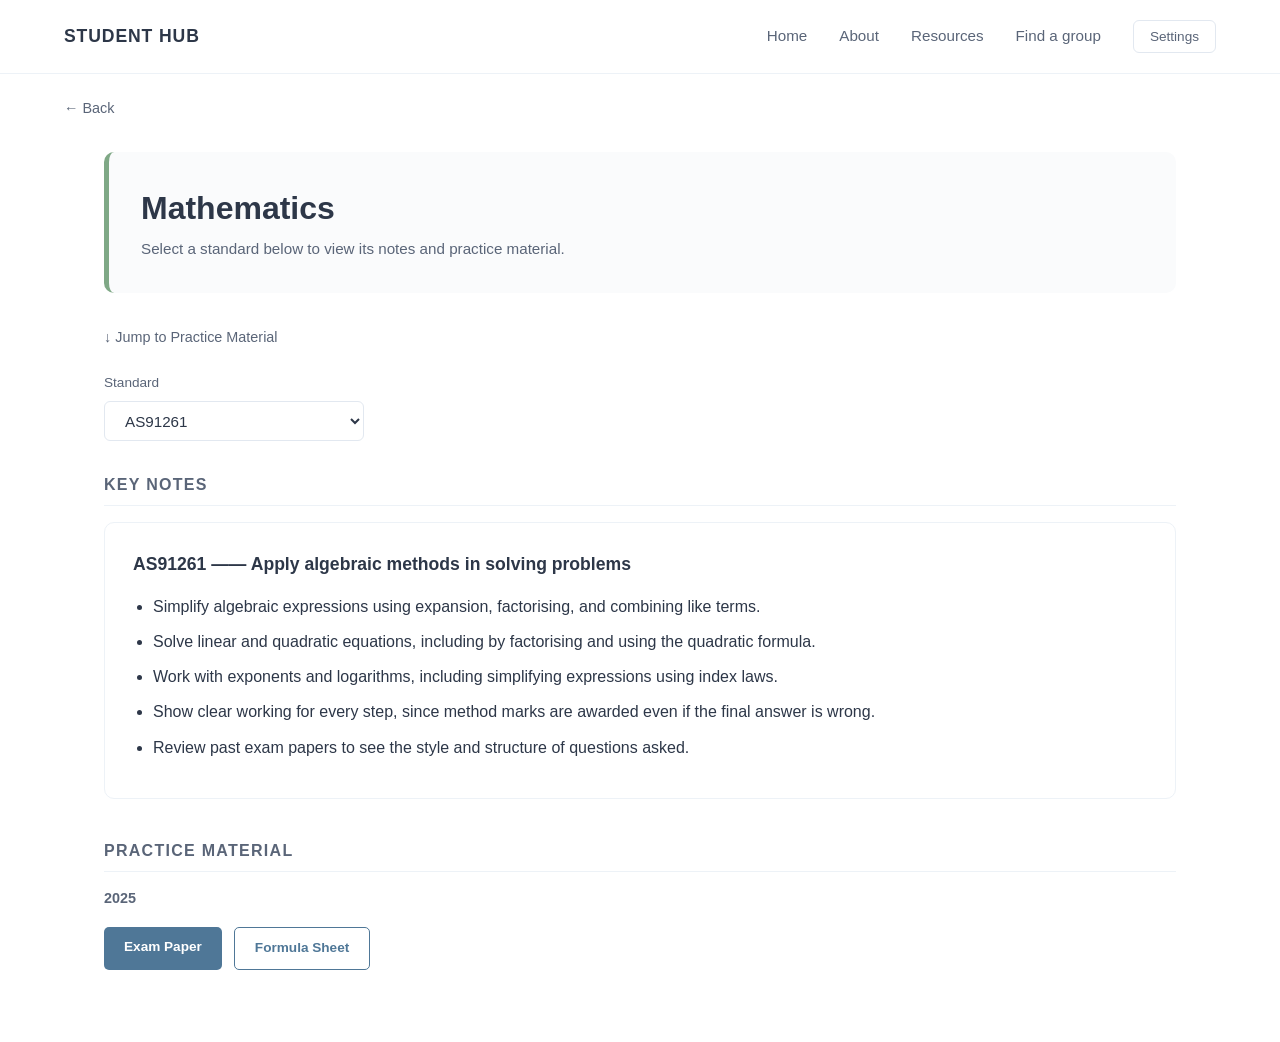
<file: math.html>
<!DOCTYPE html>
<html lang="en">
<head>
    <meta charset="UTF-8">
    <meta name="viewport" content="width=device-width, initial-scale=1.0">
    <title>Mathematics - Student Hub</title>
    <link rel="stylesheet" href="css/style.css">
</head>
<body data-subject="math">
    <nav class="navbar">
        <a href="index.html" class="nav-logo">STUDENT HUB</a>
        <div class="nav-links">
            <a href="index.html">Home</a>
            <a href="about.html">About</a>
            <a href="resources.html">Resources</a>
            <a href="group-finder.html">Find a group</a>
            <div class="settings-menu">
                <button id="settingsMenuBtn" class="settings-menu-btn">
                    <span>Settings</span>
                </button>
                <div class="settings-menu-dropdown" id="settingsMenuDropdown">
                    <div class="settings-group">
                        <p class="settings-label">Theme</p>
                        <button class="settings-option" data-theme="light">Light</button>
                        <button class="settings-option" data-theme="dark">Dark</button>
                    </div>
                    <div class="settings-group">
                        <p class="settings-label">Text Size</p>
                        <button class="settings-option" data-textsize="small">Small</button>
                        <button class="settings-option" data-textsize="normal">Normal</button>
                        <button class="settings-option" data-textsize="large">Large</button>
                    </div>
                    <div class="settings-group">
                        <p class="settings-label">Font</p>
                        <button class="settings-option" data-font="default">Default</button>
                        <button class="settings-option" data-font="dyslexic">Dyslexic-friendly</button>
                    </div>
                </div>
            </div>
        </div>
    </nav>

    <a href="javascript:history.back()" class="back-btn">← Back</a>

    <main class="container">
        <header class="subject-header border-math">
            <h1>Mathematics</h1>
            <p class="subject-standard-tag">Select a standard below to view its notes and practice material.</p>
        </header>

        <a href="#practiceSection" class="jump-link">↓ Jump to Practice Material</a>

        <section class="standard-select-section">
            <label for="standardSelect" class="standard-select-label">Standard</label>
            <select id="standardSelect" class="standard-select">
                <option value="AS91261">AS91261</option>
                <option value="AS91262">AS91262</option>
                <option value="AS91267">AS91267</option>
            </select>
        </section>

        <section class="notes-section">
            <h2 class="resource-subheading">Key Notes</h2>
            <div class="notes-card" id="notesCard"></div>
        </section>

        <section class="practice-section" id="practiceSection">
            <h2 class="resource-subheading">Practice Material</h2>
            <div class="practice-buttons" id="practiceButtons"></div>
        </section>
    </main>

    <script src="js/main.js"></script>
</body>
</html>
</file>
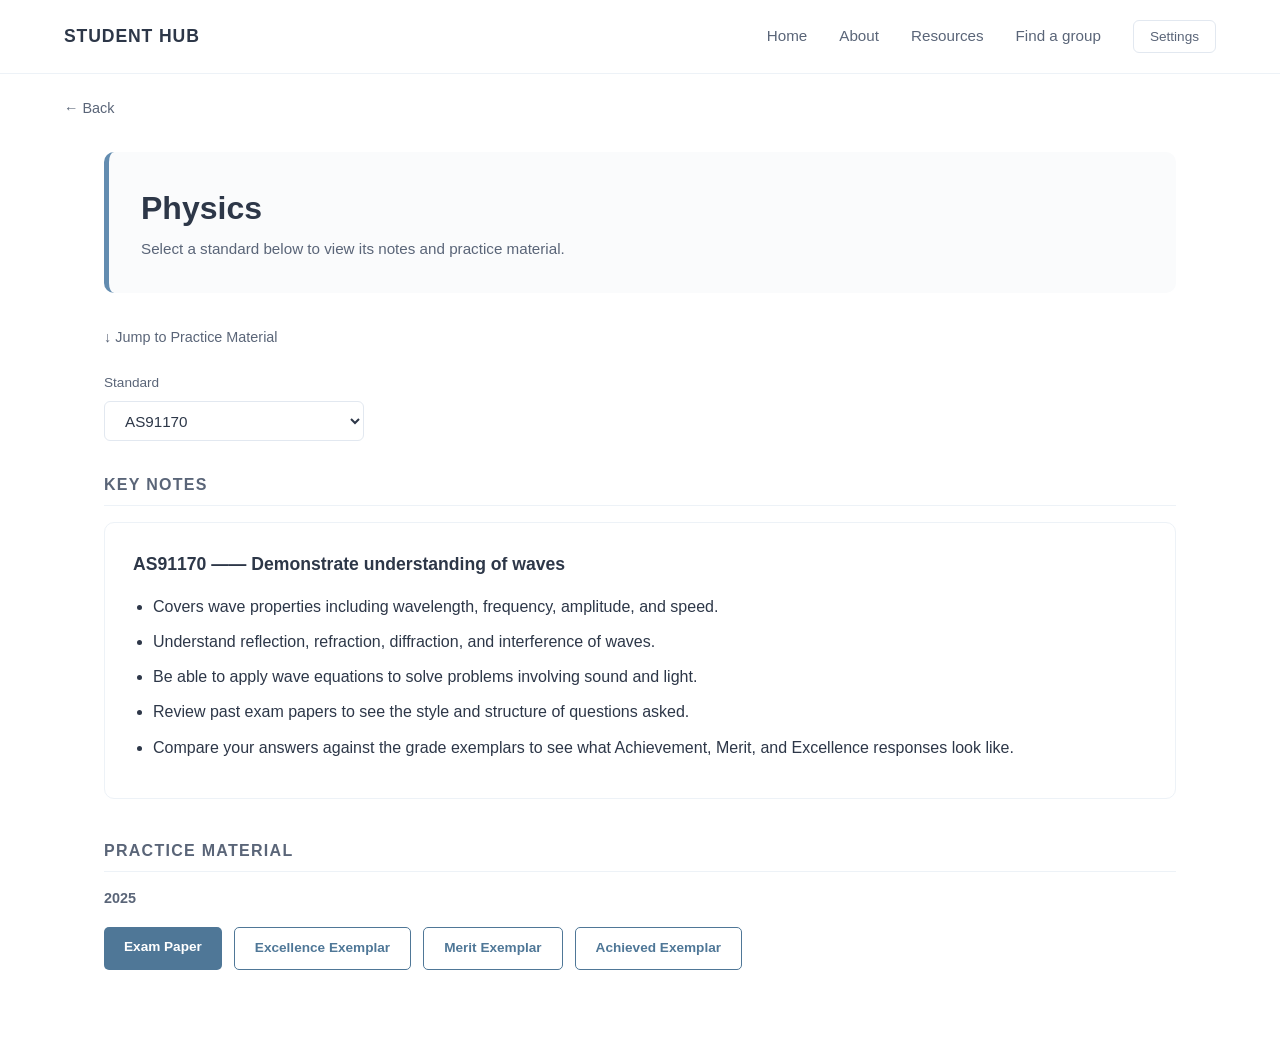
<file: physics.html>
<!DOCTYPE html>
<html lang="en">
<head>
    <meta charset="UTF-8">
    <meta name="viewport" content="width=device-width, initial-scale=1.0">
    <title>Physics - Student Hub</title>
    <link rel="stylesheet" href="css/style.css">
</head>
<body data-subject="physics">
    <nav class="navbar">
        <a href="index.html" class="nav-logo">STUDENT HUB</a>
        <div class="nav-links">
            <a href="index.html">Home</a>
            <a href="about.html">About</a>
            <a href="resources.html">Resources</a>
            <a href="group-finder.html">Find a group</a>
            <div class="settings-menu">
                <button id="settingsMenuBtn" class="settings-menu-btn">
                    <span>Settings</span>
                </button>
                <div class="settings-menu-dropdown" id="settingsMenuDropdown">
                    <div class="settings-group">
                        <p class="settings-label">Theme</p>
                        <button class="settings-option" data-theme="light">Light</button>
                        <button class="settings-option" data-theme="dark">Dark</button>
                    </div>
                    <div class="settings-group">
                        <p class="settings-label">Text Size</p>
                        <button class="settings-option" data-textsize="small">Small</button>
                        <button class="settings-option" data-textsize="normal">Normal</button>
                        <button class="settings-option" data-textsize="large">Large</button>
                    </div>
                    <div class="settings-group">
                        <p class="settings-label">Font</p>
                        <button class="settings-option" data-font="default">Default</button>
                        <button class="settings-option" data-font="dyslexic">Dyslexic-friendly</button>
                    </div>
                </div>
            </div>
        </div>
    </nav>

    <a href="javascript:history.back()" class="back-btn">← Back</a>

    <main class="container">
        <header class="subject-header border-physics">
            <h1>Physics</h1>
            <p class="subject-standard-tag">Select a standard below to view its notes and practice material.</p>
        </header>

        <a href="#practiceSection" class="jump-link">↓ Jump to Practice Material</a>

        <section class="standard-select-section">
            <label for="standardSelect" class="standard-select-label">Standard</label>
            <select id="standardSelect" class="standard-select">
                <option value="AS91170">AS91170</option>
                <option value="AS91171">AS91171</option>
            </select>
        </section>

        <section class="notes-section">
            <h2 class="resource-subheading">Key Notes</h2>
            <div class="notes-card" id="notesCard"></div>
        </section>

        <section class="practice-section" id="practiceSection">
            <h2 class="resource-subheading">Practice Material</h2>
            <div class="practice-buttons" id="practiceButtons"></div>
        </section>
    </main>

    <script src="js/main.js"></script>
</body>
</html>
</file>
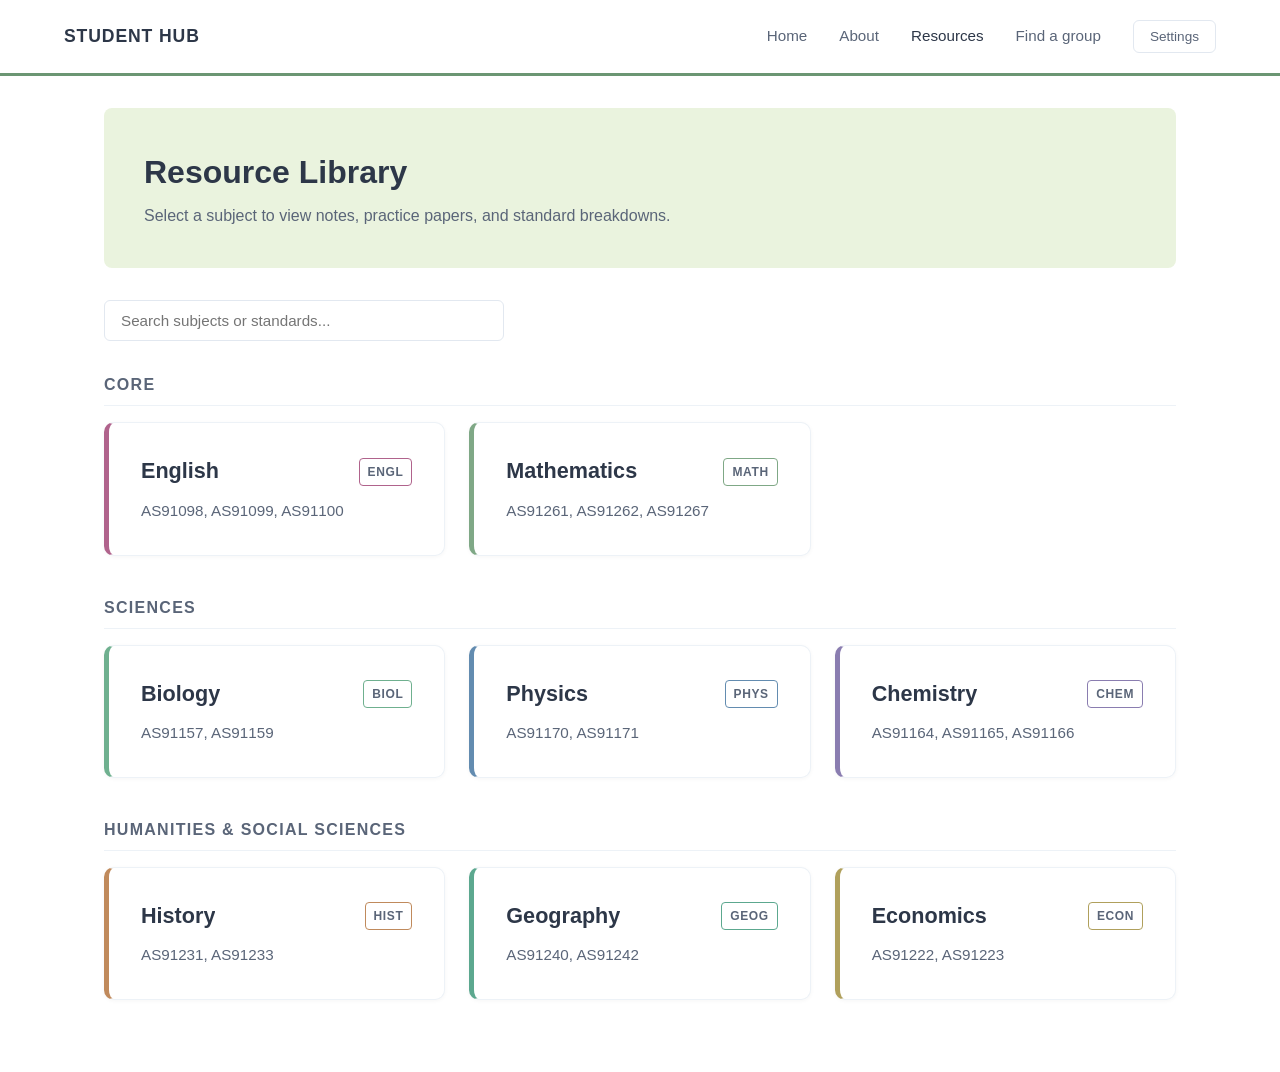
<file: resources.html>
<!DOCTYPE html>
<html lang="en">
<head>
    <meta charset="UTF-8">
    <meta name="viewport" content="width=device-width, initial-scale=1.0">
    <title>Resources - Student Hub</title>
    <link rel="stylesheet" href="css/style.css">
</head>
<body>
    <nav class="navbar nav-resources">
        <a href="index.html" class="nav-logo">STUDENT HUB</a>
        <div class="nav-links">
            <a href="index.html">Home</a>
            <a href="about.html">About</a>
            <a href="resources.html" class="active">Resources</a>
            <a href="group-finder.html">Find a group</a>
            <div class="settings-menu">
                <button id="settingsMenuBtn" class="settings-menu-btn">
                    <span>Settings</span>
                </button>
                <div class="settings-menu-dropdown" id="settingsMenuDropdown">
                    <div class="settings-group">
                        <p class="settings-label">Theme</p>
                        <button class="settings-option" data-theme="light">Light</button>
                        <button class="settings-option" data-theme="dark">Dark</button>
                    </div>
                    <div class="settings-group">
                        <p class="settings-label">Text Size</p>
                        <button class="settings-option" data-textsize="small">Small</button>
                        <button class="settings-option" data-textsize="normal">Normal</button>
                        <button class="settings-option" data-textsize="large">Large</button>
                    </div>
                    <div class="settings-group">
                        <p class="settings-label">Font</p>
                        <button class="settings-option" data-font="default">Default</button>
                        <button class="settings-option" data-font="dyslexic">Dyslexic-friendly</button>
                    </div>
                </div>
            </div>
        </div>
    </nav>

    <main class="container">
        <header class="page-header header-resources">
            <h1>Resource Library</h1>
            <p>Select a subject to view notes, practice papers, and standard breakdowns.</p>
        </header>

        <div class="resource-search-bar">
    <input type="text" id="resourceSearch" placeholder="Search subjects or standards..." aria-label="Search resources">
        </div>

        <section class="resource-group">
            <h2 class="resource-subheading">Core</h2>
            <div class="resource-grid">
                <a href="english.html" class="resource-box border-lit">
                    <div class="resource-box-top">
                        <span class="subject-name">English</span>
                        <span class="subject-code">ENGL</span>
                    </div>
                    <p class="resource-standard">AS91098, AS91099, AS91100</p>
                </a>
                <a href="math.html" class="resource-box border-math">
                    <div class="resource-box-top">
                        <span class="subject-name">Mathematics</span>
                        <span class="subject-code">MATH</span>
                    </div>
                    <p class="resource-standard">AS91261, AS91262, AS91267</p>
                </a>
            </div>
        </section>

        <section class="resource-group">
            <h2 class="resource-subheading">Sciences</h2>
            <div class="resource-grid">
                <a href="biology.html" class="resource-box border-bio">
                    <div class="resource-box-top">
                        <span class="subject-name">Biology</span>
                        <span class="subject-code">BIOL</span>
                    </div>
                    <p class="resource-standard">AS91157, AS91159</p>
                </a>
                <a href="physics.html" class="resource-box border-physics">
                    <div class="resource-box-top">
                        <span class="subject-name">Physics</span>
                        <span class="subject-code">PHYS</span>
                    </div>
                    <p class="resource-standard">AS91170, AS91171</p>
                </a>
                <a href="chemistry.html" class="resource-box border-chem">
                    <div class="resource-box-top">
                        <span class="subject-name">Chemistry</span>
                        <span class="subject-code">CHEM</span>
                    </div>
                    <p class="resource-standard">AS91164, AS91165, AS91166</p>
                </a>
            </div>
        </section>

        <section class="resource-group">
            <h2 class="resource-subheading">Humanities & Social Sciences</h2>
            <div class="resource-grid">
                <a href="history.html" class="resource-box border-history">
                    <div class="resource-box-top">
                        <span class="subject-name">History</span>
                        <span class="subject-code">HIST</span>
                    </div>
                    <p class="resource-standard">AS91231, AS91233</p>
                </a>
                <a href="geography.html" class="resource-box border-geo">
                    <div class="resource-box-top">
                        <span class="subject-name">Geography</span>
                        <span class="subject-code">GEOG</span>
                    </div>
                    <p class="resource-standard">AS91240, AS91242</p>
                </a>
                <a href="economics.html" class="resource-box border-econ">
                    <div class="resource-box-top">
                        <span class="subject-name">Economics</span>
                        <span class="subject-code">ECON</span>
                    </div>
                    <p class="resource-standard">AS91222, AS91223</p>
                </a>
            </div>
        </section>
    </main>

    <script src="js/main.js"></script>
</body>
</html>
</file>
<file: css/style.css>
@font-face {
    font-family: 'OpenDyslexic';
    src: url('https://cdn.jsdelivr.net/fontsource/fonts/opendyslexic@latest/latin-400-normal.woff2') format('woff2'),
         url('https://cdn.jsdelivr.net/fontsource/fonts/opendyslexic@latest/latin-400-normal.woff') format('woff');
    font-weight: 400;
    font-style: normal;
    font-display: swap;
}

:root {
    --white-base: #ffffff;
    --text-main: #2d3748;
    --text-muted: #5a6578;
    --bg-resources: #eaf3de;
    --btn-resources: #6b9673;
    --btn-finder: #4f7797;
    --bg-finder: #e6f1fb;
    --font-clean: -apple-system, BlinkMacSystemFont, "Segoe UI", Roboto, sans-serif;
    --accent-math: #7fa886;
    --accent-bio: #6fb08f;
    --accent-physics: #638cb0;
    --accent-chem: #8a7db0;
    --accent-history: #c08a5c;
    --accent-geo: #5ca88f;
    --accent-econ: #b0a05c;
    --accent-lit: #b0638c;
    --border-light: #e2e8f0;
    --border-lighter: #edf2f7;
    --bg-hover-light: #f7fafc;
    --dark-bg-page: #1a202c;
    --dark-bg-card: #2d3748;
    --dark-border: #4a5568;
    --dark-text-muted: #a0aec0;
    --dark-accent: #8bb4d6;
}

* {
    margin: 0;
    padding: 0;
    box-sizing: border-box;
}

.is-hidden {
    display: none;
}

body {
    font-family: var(--font-clean);
    background-color: var(--white-base);
    color: var(--text-main);
    line-height: 1.5;
}

.navbar {
    display: flex;
    justify-content: space-between;
    align-items: center;
    padding: 1.25rem 5%;
    background-color: var(--white-base);
    border-bottom: 1px solid var(--border-lighter);
}

.nav-logo {
    font-weight: 700;
    font-size: 1.1rem;
    letter-spacing: 0.05em;
    color: var(--text-main);
    text-decoration: none;
    cursor: pointer;
}

.nav-links {
    display: flex;
    align-items: center;
    gap: 2rem;
}

.nav-links a {
    text-decoration: none;
    color: var(--text-muted);
    font-size: 0.95rem;
    font-weight: 500;
    transition: color 0.2s ease;
}

.nav-links a:hover, .nav-links a.active {
    color: var(--text-main);
}

.container {
    max-width: 1200px;
    margin: 0 auto;
    padding: 2rem 5%;
}

.split-layout {
    display: flex;
    gap: 2rem;
    margin-bottom: 3rem;
    width: 100%;
}

.split-panel {
    flex: 1;
    border-radius: 8px;
    padding: 4rem 2rem;
    display: flex;
    flex-direction: column;
    align-items: center;
    justify-content: center;
    text-align: center;
    min-height: 280px;
}

.panel-resources {
    background-color: var(--bg-resources);
}

.panel-finder {
    background-color: var(--bg-finder);
}

.panel-resources h2, .panel-finder h2 {
    font-size: 1.75rem;
    font-weight: 700;
    margin-bottom: 1rem;
    letter-spacing: 0.05em;
}

.panel-resources p, .panel-finder p {
    color: var(--text-muted);
    font-size: 1rem;
    margin-bottom: 2rem;
    max-width: 400px;
}

.panel-btn {
    display: inline-block;
    text-decoration: none;
    font-weight: 600;
    font-size: 0.85rem;
    letter-spacing: 0.05em;
    padding: 0.75rem 1.75rem;
    border-radius: 4px;
    color: #ffffff;
    transition: background-color 0.2s ease;
}

.panel-resources .panel-btn {
    background-color: var(--btn-resources);
}

.panel-finder .panel-btn {
    background-color: var(--btn-finder);
}

.panel-btn:hover {
    opacity: 0.9;
}

.subject-section {
    margin-top: 2rem;
}

.section-title {
    font-size: 1.2rem;
    font-weight: 600;
    color: var(--text-main);
    margin-bottom: 1.5rem;
}

.subject-grid {
    display: grid;
    grid-template-columns: repeat(auto-fill, minmax(220px, 1fr));
    gap: 1.25rem;
}

.subject-card {
    display: flex;
    justify-content: space-between;
    align-items: center;
    background-color: var(--white-base);
    text-decoration: none;
    color: var(--text-main);
    padding: 1.25rem;
    border-radius: 8px;
    font-weight: 500;
    border: 1px solid var(--border-lighter);
    box-shadow: 0 1px 3px rgba(0,0,0,0.02);
    transition: transform 0.2s ease, box-shadow 0.2s ease;
}

.subject-card:hover {
    transform: translateY(-2px);
    box-shadow: 0 4px 6px rgba(0,0,0,0.05);
}

.border-math, .border-bio, .border-geo {
    border-left: 4px solid var(--btn-resources);
}

.border-history, .border-lit, .border-physics, .border-chem, .border-econ {
    border-left: 4px solid var(--btn-finder);
}

.subject-code {
    font-size: 0.75rem;
    font-weight: 700;
    letter-spacing: 0.05em;
    color: var(--text-muted);
    background-color: var(--bg-hover-light);
    padding: 0.25rem 0.5rem;
    border-radius: 4px;
    border: 1px solid var(--border-light);
    flex-shrink: 0;
}

.subject-name {
    min-width: 0;
    overflow: hidden;
    text-overflow: ellipsis;
    white-space: nowrap;
}

.navbar.nav-resources {
    border-bottom: 3px solid var(--btn-resources);
}

.navbar.nav-finder {
    border-bottom: 3px solid var(--btn-finder);
}

.page-header {
    padding: 2.5rem;
    border-radius: 8px;
    margin-bottom: 2rem;
}

.header-resources {
    background-color: var(--bg-resources);
}

.header-finder {
    background-color: var(--bg-finder);
}

.page-header h1 {
    font-size: 2rem;
    margin-bottom: 0.5rem;
    color: var(--text-main);
}

.page-header p {
    color: var(--text-muted);
    font-size: 1rem;
}

.placeholder-area {
    display: flex;
    align-items: center;
    justify-content: center;
    border: 2px dashed var(--border-light);
    border-radius: 8px;
    min-height: 250px;
    padding: 2rem;
    text-align: center;
    color: var(--text-muted);
    font-style: italic;
    background-color: #fafafa;
}

.btn {
    display: inline-block;
    padding: 10px 20px;
    background-color: var(--btn-finder);
    color: white;
    text-decoration: none;
    border-radius: 5px;
    margin-top: 10px;
    font-weight: 600;
    font-size: 0.85rem;
    transition: opacity 0.2s ease;
}

.btn:hover {
    opacity: 0.9;
}

.btn-secondary {
    display: inline-block;
    padding: 10px 20px;
    background-color: transparent;
    color: var(--btn-finder);
    border: 1px solid var(--btn-finder);
    text-decoration: none;
    border-radius: 5px;
    margin-top: 10px;
    font-weight: 600;
    font-size: 0.85rem;
    transition: background-color 0.2s ease;
}

.btn-secondary:hover {
    background-color: var(--btn-finder);
    color: #ffffff;
}

body.dark-mode .btn-secondary {
    color: var(--dark-accent);
    border-color: var(--dark-accent);
}

body.dark-mode .btn-secondary:hover {
    background-color: var(--dark-accent);
    color: var(--dark-bg-page);
}

.resource-group {
    margin-bottom: 2.5rem;
}

.resource-subheading {
    font-size: 1rem;
    font-weight: 700;
    text-transform: uppercase;
    letter-spacing: 0.08em;
    color: var(--text-muted);
    margin-bottom: 1rem;
    padding-bottom: 0.5rem;
    border-bottom: 1px solid var(--border-lighter);
}

.resource-grid {
    display: grid;
    grid-template-columns: repeat(auto-fill, minmax(300px, 1fr));
    gap: 1.5rem;
}

.resource-box {
    display: block;
    background-color: var(--white-base);
    text-decoration: none;
    color: var(--text-main);
    padding: 2rem;
    border-radius: 10px;
    border: 1px solid var(--border-lighter);
    border-left-width: 5px;
    box-shadow: 0 1px 4px rgba(0,0,0,0.04);
    transition: transform 0.2s ease, box-shadow 0.2s ease;
}

.resource-box:hover {
    transform: translateY(-3px);
    box-shadow: 0 6px 12px rgba(0,0,0,0.08);
}

.resource-box-top {
    display: flex;
    justify-content: space-between;
    align-items: center;
    margin-bottom: 0.75rem;
}

.resource-box .subject-name {
    font-size: 1.35rem;
    font-weight: 700;
}

.resource-standard {
    font-size: 0.95rem;
    color: var(--text-muted);
}

.resource-box.border-math { border-left-color: var(--accent-math); }
.resource-box.border-math .subject-code { border-color: var(--accent-math); }

.resource-box.border-bio { border-left-color: var(--accent-bio); }
.resource-box.border-bio .subject-code { border-color: var(--accent-bio); }

.resource-box.border-physics { border-left-color: var(--accent-physics); }
.resource-box.border-physics .subject-code { border-color: var(--accent-physics); }

.resource-box.border-chem { border-left-color: var(--accent-chem); }
.resource-box.border-chem .subject-code { border-color: var(--accent-chem); }

.resource-box.border-history { border-left-color: var(--accent-history); }
.resource-box.border-history .subject-code { border-color: var(--accent-history); }

.resource-box.border-geo { border-left-color: var(--accent-geo); }
.resource-box.border-geo .subject-code { border-color: var(--accent-geo); }

.resource-box.border-econ { border-left-color: var(--accent-econ); }
.resource-box.border-econ .subject-code { border-color: var(--accent-econ); }

.resource-box.border-lit { border-left-color: var(--accent-lit); }
.resource-box.border-lit .subject-code { border-color: var(--accent-lit); }

.resource-box .subject-code {
    color: var(--text-muted);
    background-color: transparent;
}

.timer-section {
    margin-bottom: 2.5rem;
}

.timer-box {
    background-color: var(--white-base);
    border: 1px solid var(--border-lighter);
    border-radius: 10px;
    padding: 3rem 2rem;
    text-align: center;
    max-width: 400px;
}

.timer-display {
    font-size: 4rem;
    font-weight: 700;
    color: var(--text-main);
    letter-spacing: 0.05em;
}

.timer-label {
    font-size: 1rem;
    color: var(--text-muted);
    margin-top: 0.5rem;
    margin-bottom: 2rem;
}

.timer-settings {
    display: flex;
    justify-content: center;
    flex-wrap: wrap;
    gap: 1rem;
    margin-bottom: 1.5rem;
}

.timer-settings label {
    display: flex;
    flex-direction: column;
    font-size: 0.8rem;
    color: var(--text-muted);
    gap: 0.35rem;
}

.timer-settings input {
    width: 65px;
    padding: 0.4rem;
    border: 1px solid var(--border-light);
    border-radius: 6px;
    font-size: 1rem;
    text-align: center;
    font-family: var(--font-clean);
}

.timer-controls {
    display: flex;
    justify-content: center;
    gap: 0.75rem;
}

.timer-btn {
    padding: 0.65rem 1.5rem;
    border: 1px solid var(--border-light);
    border-radius: 6px;
    background-color: var(--white-base);
    color: var(--text-main);
    font-weight: 600;
    font-size: 0.9rem;
    cursor: pointer;
    transition: background-color 0.2s ease;
}

.timer-btn:hover {
    background-color: var(--bg-hover-light);
}

.timer-btn-primary {
    background-color: var(--btn-finder);
    color: #ffffff;
    border-color: var(--btn-finder);
}

.timer-btn-primary:hover {
    opacity: 0.9;
    background-color: var(--btn-finder);
}

.prompt-section {
    margin-bottom: 2.5rem;
}

.prompt-subject-select {
    margin-bottom: 1.5rem;
}

.prompt-subject-select label {
    display: block;
    font-size: 0.85rem;
    color: var(--text-muted);
    margin-bottom: 0.5rem;
}

.prompt-subject-select select {
    padding: 0.6rem 1rem;
    border: 1px solid var(--border-light);
    border-radius: 6px;
    font-size: 0.95rem;
    font-family: var(--font-clean);
    color: var(--text-main);
    background-color: var(--white-base);
}

.prompt-grid {
    display: grid;
    grid-template-columns: repeat(auto-fill, minmax(260px, 1fr));
    gap: 1rem;
}

.prompt-card {
    background-color: var(--white-base);
    border: 1px solid var(--border-lighter);
    border-left: 4px solid var(--btn-finder);
    border-radius: 8px;
    padding: 1.25rem;
    font-size: 0.95rem;
    color: var(--text-main);
}

.back-btn {
    display: inline-block;
    margin: 1.5rem 5% 0;
    color: var(--text-muted);
    text-decoration: none;
    font-size: 0.9rem;
}

.back-btn:hover {
    color: var(--text-main);
}

.settings-menu {
    position: relative;
}

.settings-menu-btn {
    display: flex;
    align-items: center;
    gap: 0.4rem;
    background-color: var(--white-base);
    border: 1px solid var(--border-light);
    border-radius: 6px;
    padding: 0.5rem 1rem;
    cursor: pointer;
    font-size: 0.85rem;
    font-weight: 500;
    font-family: var(--font-clean);
    color: var(--text-muted);
    transition: color 0.2s ease, border-color 0.2s ease;
}

.settings-menu-btn:hover {
    color: var(--text-main);
    border-color: #cbd5e0;
}

.settings-menu-dropdown {
    display: none;
    position: absolute;
    top: 110%;
    right: 0;
    background-color: var(--white-base);
    border: 1px solid var(--border-light);
    border-radius: 8px;
    box-shadow: 0 6px 16px rgba(0,0,0,0.1);
    padding: 0.75rem;
    z-index: 10;
    min-width: 160px;
}

.settings-menu-dropdown.open {
    display: block;
}

.settings-group {
    margin-bottom: 0.75rem;
}

.settings-group:last-child {
    margin-bottom: 0;
}

.settings-label {
    font-size: 0.7rem;
    font-weight: 700;
    text-transform: uppercase;
    letter-spacing: 0.05em;
    color: var(--text-muted);
    margin-bottom: 0.4rem;
    padding: 0 0.25rem;
}

.settings-option {
    display: block;
    width: 100%;
    text-align: left;
    padding: 0.5rem 0.6rem;
    background: none;
    border: none;
    border-radius: 4px;
    font-size: 0.88rem;
    font-family: var(--font-clean);
    color: var(--text-main);
    cursor: pointer;
}

.settings-option:hover {
    background-color: var(--bg-hover-light);
}

.settings-option.selected {
    background-color: var(--border-lighter);
    font-weight: 600;
}

html.text-large {
    font-size: 118.75%;
}

html.text-small {
    font-size: 87.5%;
}

html.font-dyslexic,
html.font-dyslexic * {
    font-family: 'OpenDyslexic', var(--font-clean) !important;
}

body.dark-mode .settings-menu-btn {
    color: var(--dark-text-muted);
    background-color: var(--dark-bg-card);
    border-color: var(--dark-border);
}

body.dark-mode .settings-menu-btn:hover {
    color: var(--bg-hover-light);
}

body.dark-mode .settings-menu-dropdown {
    background-color: var(--dark-bg-card);
    border-color: var(--dark-border);
}

body.dark-mode .settings-label {
    color: #718096;
}

body.dark-mode .settings-option {
    color: var(--border-light);
}

body.dark-mode .settings-option:hover {
    background-color: #364154;
}

body.dark-mode .settings-option.selected {
    background-color: #364154;
}

body.dark-mode {
    background-color: var(--dark-bg-page);
    color: var(--border-light);
}

body.dark-mode .navbar {
    background-color: var(--dark-bg-page);
    border-bottom-color: var(--dark-bg-card);
}

body.dark-mode .nav-logo,
body.dark-mode .page-header h1,
body.dark-mode .subject-name,
body.dark-mode .timer-display,
body.dark-mode h1,
body.dark-mode h2,
body.dark-mode h3 {
    color: var(--bg-hover-light);
}

body.dark-mode .nav-links a,
body.dark-mode .subject-code,
body.dark-mode .resource-standard,
body.dark-mode .timer-label,
body.dark-mode .resource-subheading,
body.dark-mode .page-header p,
body.dark-mode .back-btn,
body.dark-mode .section-title,
body.dark-mode .prompt-subject-select label,
body.dark-mode .timer-settings label {
    color: var(--dark-text-muted);
}

body.dark-mode .nav-links a:hover,
body.dark-mode .nav-links a.active,
body.dark-mode .back-btn:hover {
    color: var(--bg-hover-light);
}

body.dark-mode .resource-box,
body.dark-mode .subject-card,
body.dark-mode .timer-box,
body.dark-mode .prompt-card,
body.dark-mode .theme-menu-dropdown,
body.dark-mode .placeholder-area {
    background-color: var(--dark-bg-card);
    border-color: var(--dark-border);
}

body.dark-mode .prompt-card {
    color: var(--border-light);
}

body.dark-mode .theme-option {
    color: var(--border-light);
}

body.dark-mode .theme-option:hover {
    background-color: #364154;
}

body.dark-mode .theme-menu-btn {
    color: var(--border-light);
    border-color: var(--dark-border);
}

body.dark-mode .subject-code {
    background-color: var(--dark-bg-page);
    border-color: var(--dark-border);
}

body.dark-mode .timer-settings input,
body.dark-mode .prompt-subject-select select {
    background-color: var(--dark-bg-page);
    color: var(--border-light);
    border-color: var(--dark-border);
}

body.dark-mode .timer-btn {
    background-color: var(--dark-bg-card);
    color: var(--border-light);
    border-color: var(--dark-border);
}

body.dark-mode .timer-btn:hover {
    background-color: #364154;
}

body.dark-mode .timer-btn-primary {
    background-color: var(--btn-finder);
    color: #ffffff;
}

body.dark-mode .resource-subheading,
body.dark-mode .section-title {
    border-bottom-color: var(--dark-border);
}

body.dark-mode .panel-resources h2,
body.dark-mode .panel-finder h2,
body.dark-mode .panel-resources p,
body.dark-mode .panel-finder p,
body.dark-mode .header-resources h1,
body.dark-mode .header-finder h1,
body.dark-mode .header-resources p,
body.dark-mode .header-finder p {
    color: var(--text-main);
}

.listings-section {
    margin-bottom: 2.5rem;
}

.filter-bar {
    display: flex;
    gap: 1rem;
    margin-bottom: 1.5rem;
}

.filter-bar select {
    padding: 0.6rem 1rem;
    border: 1px solid var(--border-light);
    border-radius: 6px;
    font-size: 0.9rem;
    font-family: var(--font-clean);
    color: var(--text-main);
    background-color: var(--white-base);
}

.listing-grid {
    display: grid;
    grid-template-columns: repeat(3, 1fr);
    gap: 1.25rem;
}

@media (max-width: 700px) {
    .listing-grid {
        grid-template-columns: repeat(2, 1fr);
    }
}

@media (max-width: 480px) {
    .listing-grid {
        grid-template-columns: 1fr;
    }
}

.listing-card {
    background-color: var(--white-base);
    border: 1px solid var(--border-lighter);
    border-left: 4px solid var(--btn-finder);
    border-radius: 8px;
    padding: 1.25rem;
}

.listing-card-top {
    display: flex;
    justify-content: space-between;
    align-items: center;
    margin-bottom: 0.5rem;
}

.listing-delete-btn {
    margin-left: 18px;
}

.listing-subject {
    font-size: 1.1rem;
    font-weight: 700;
    color: var(--text-main);
}

.listing-level {
    font-size: 0.75rem;
    font-weight: 700;
    color: var(--text-muted);
    background-color: var(--bg-hover-light);
    padding: 0.2rem 0.5rem;
    border-radius: 4px;
    border: 1px solid var(--border-light);
}

.listing-time {
    font-size: 0.9rem;
    color: var(--text-muted);
    margin-bottom: 0.75rem;
}

.listing-join {
    display: inline-block;
    text-decoration: none;
    font-weight: 600;
    font-size: 0.85rem;
    padding: 0.5rem 1.25rem;
    border-radius: 4px;
    color: #ffffff;
    background-color: var(--btn-finder);
}

.listing-join:hover {
    opacity: 0.9;
}

body.dark-mode .listing-card {
    background-color: var(--dark-bg-card);
    border-color: var(--dark-border);
}

body.dark-mode .listing-subject {
    color: var(--bg-hover-light);
}

body.dark-mode .listing-level,
body.dark-mode .listing-time {
    color: var(--dark-text-muted);
}

body.dark-mode .listing-level {
    background-color: var(--dark-bg-page);
    border-color: var(--dark-border);
}

body.dark-mode .filter-bar select {
    background-color: var(--dark-bg-page);
    color: var(--border-light);
    border-color: var(--dark-border);
}

.post-section {
    margin-bottom: 2.5rem;
}

.post-form {
    background-color: var(--white-base);
    border: 1px solid var(--border-lighter);
    border-radius: 10px;
    padding: 2rem;
    max-width: 500px;
}

.post-form-row {
    display: flex;
    gap: 1rem;
    margin-bottom: 1rem;
}

.post-form label {
    display: flex;
    flex-direction: column;
    font-size: 0.85rem;
    color: var(--text-muted);
    gap: 0.35rem;
    flex: 1;
    min-width: 0;
}

.post-form-full {
    display: flex;
    flex-direction: column;
    font-size: 0.85rem;
    color: var(--text-muted);
    gap: 0.35rem;
    margin-bottom: 1rem;
}

.post-form-full.is-hidden {
    display: none;
}

.post-form select,
.post-form input {
    padding: 0.6rem;
    border: 1px solid var(--border-light);
    border-radius: 6px;
    font-size: 0.95rem;
    font-family: var(--font-clean);
    color: var(--text-main);
    background-color: var(--white-base);
}

.post-form-note {
    font-size: 0.8rem;
    color: var(--text-muted);
    margin-bottom: 1.25rem;
    font-style: italic;
}

body.dark-mode .post-form {
    background-color: var(--dark-bg-card);
    border-color: var(--dark-border);
}

body.dark-mode .post-form label,
body.dark-mode .post-form-full,
body.dark-mode .post-form-note {
    color: var(--dark-text-muted);
}

body.dark-mode .post-form select,
body.dark-mode .post-form input {
    background-color: var(--dark-bg-page);
    color: var(--border-light);
    border-color: var(--dark-border);
}

.subject-header {
    padding: 2rem;
    border-radius: 10px;
    margin-bottom: 2rem;
    border-left: 5px solid var(--btn-finder);
    background-color: #fafbfc;
}

.subject-header h1 {
    font-size: 2rem;
    margin-bottom: 0.4rem;
}

.subject-standard-tag {
    font-size: 0.95rem;
    color: var(--text-muted);
}

.subject-header.border-math { border-left-color: var(--accent-math); }
.subject-header.border-bio { border-left-color: var(--accent-bio); }
.subject-header.border-physics { border-left-color: var(--accent-physics); }
.subject-header.border-chem { border-left-color: var(--accent-chem); }
.subject-header.border-history { border-left-color: var(--accent-history); }
.subject-header.border-geo { border-left-color: var(--accent-geo); }
.subject-header.border-econ { border-left-color: var(--accent-econ); }
.subject-header.border-lit { border-left-color: var(--accent-lit); }

.notes-section,
.practice-section {
    margin-bottom: 2.5rem;
}

.notes-card {
    background-color: var(--white-base);
    border: 1px solid var(--border-lighter);
    border-radius: 10px;
    padding: 1.75rem;
}

.notes-card h3 {
    font-size: 1.1rem;
    margin-bottom: 1rem;
}

.notes-list {
    padding-left: 1.25rem;
    color: var(--text-main);
}

.notes-list li {
    margin-bottom: 0.6rem;
    line-height: 1.6;
}

.practice-buttons {
    display: flex;
    gap: 1rem;
    flex-wrap: wrap;
}

body.dark-mode .subject-header {
    background-color: var(--dark-bg-card);
}

body.dark-mode .subject-standard-tag {
    color: var(--dark-text-muted);
}

body.dark-mode .notes-card {
    background-color: var(--dark-bg-card);
    border-color: var(--dark-border);
}

body.dark-mode .notes-list {
    color: var(--border-light);
}

.year-block {
    margin-bottom: 1.5rem;
}

.year-block:last-child {
    margin-bottom: 0;
}

.year-label {
    font-size: 0.9rem;
    font-weight: 700;
    color: var(--text-muted);
    margin-bottom: 0.5rem;
}

.year-links {
    display: flex;
    gap: 0.75rem;
    flex-wrap: wrap;
}

body.dark-mode .year-label {
    color: var(--dark-text-muted);
}

.standard-select-section {
    margin-bottom: 2rem;
}

.standard-select-label {
    display: block;
    font-size: 0.85rem;
    color: var(--text-muted);
    margin-bottom: 0.5rem;
}

.standard-select {
    padding: 0.6rem 1rem;
    border: 1px solid var(--border-light);
    border-radius: 6px;
    font-size: 0.95rem;
    font-family: var(--font-clean);
    color: var(--text-main);
    background-color: var(--white-base);
    min-width: 260px;
}

body.dark-mode .standard-select {
    background-color: var(--dark-bg-page);
    color: var(--border-light);
    border-color: var(--dark-border);
}

.jump-link {
    display: inline-block;
    margin: 0 0 1.5rem;
    color: var(--text-muted);
    text-decoration: none;
    font-size: 0.9rem;
}

.jump-link:hover {
    color: var(--text-main);
}

html {
    scroll-behavior: smooth;
}

.listing-join-static {
    display: inline-block;
    font-weight: 600;
    font-size: 0.85rem;
    padding: 0.5rem 1.25rem;
    border-radius: 4px;
    color: var(--text-muted);
    background-color: var(--bg-hover-light);
    border: 1px solid var(--border-light);
}

body.dark-mode .listing-join-static {
    background-color: var(--dark-bg-page);
    border-color: var(--dark-border);
    color: var(--dark-text-muted);
}


.intro-section {
    padding: 1.5rem 5% 0;
    max-width: 1200px;
    margin: 0 auto;
}

.intro-text {
    color: var(--text-muted);
    font-size: 1rem;
    line-height: 1.6;
    max-width: 700px;
}

body.dark-mode .intro-text {
    color: var(--dark-text-muted);
}

@media (max-width: 600px) {
    .navbar {
        flex-wrap: wrap;
        gap: 0.75rem;
        position: relative;
    }

    .nav-links {
        width: 100%;
        justify-content: space-between;
        gap: 1rem;
        flex-wrap: wrap;
    }

    .settings-menu {
        position: static;
    }

    .settings-menu-dropdown {
        position: fixed;
        top: auto;
        left: 5%;
        right: 5%;
        width: 90%;
        min-width: 0;
        margin-top: 0.5rem;
    }

    .timer-settings {
        justify-content: flex-start;
    }

    .timer-controls {
        flex-wrap: wrap;
    }

    .filter-bar {
        flex-direction: column;
    }

    .filter-bar select {
        width: 100%;
    }

    .post-form-row {
        flex-direction: column;
    }

    .practice-buttons {
        flex-direction: column;
        align-items: flex-start;
    }

    .practice-buttons .btn,
    .practice-buttons .btn-secondary {
        width: 100%;
        text-align: center;
    }

    .year-links {
        flex-direction: column;
    }

    .year-links a {
        width: 100%;
        text-align: center;
    }

    .subject-header {
        padding: 1.5rem;
    }

    .timer-box {
        max-width: 100%;
    }

    .standard-select {
        width: 100%;
        min-width: 0;
    }
}

.about-section {
    max-width: 700px;
}

.about-text {
    color: var(--text-main);
    font-size: 1rem;
    line-height: 1.7;
    margin-bottom: 1.25rem;
}

.about-text:last-child {
    margin-bottom: 0;
}

body.dark-mode .about-text {
    color: var(--border-light);
}

.about-hero {
    padding: 2.5rem 0 2rem;
    text-align: left;
}

.about-hero h1 {
    font-size: 2.2rem;
    margin-bottom: 0.5rem;
    color: var(--text-main);
}

.about-hero p {
    color: var(--text-muted);
    font-size: 1.05rem;
    max-width: 550px;
}

.about-features {
    display: grid;
    grid-template-columns: repeat(auto-fit, minmax(280px, 1fr));
    gap: 1.5rem;
    margin-bottom: 3rem;
}

.about-feature-card {
    padding: 2rem;
    border-radius: 10px;
}

.about-feature-card h2 {
    font-size: 1.3rem;
    margin-bottom: 0.75rem;
}

.about-feature-card p {
    color: var(--text-muted);
    line-height: 1.6;
    font-size: 0.95rem;
}

.feature-resources {
    background-color: var(--bg-resources);
}

.feature-resources h2 {
    color: var(--btn-resources);
}

.feature-finder {
    background-color: var(--bg-finder);
}

.feature-finder h2 {
    color: var(--btn-finder);
}

.about-text-section {
    max-width: 700px;
    margin: 0 auto 2rem;
    text-align: center;
}
.about-text-section .resource-subheading {
    text-align: center;
    border-bottom: none;
}

.about-text {
    color: var(--text-main);
    font-size: 1rem;
    line-height: 1.7;
    margin-bottom: 1.5rem;
}

.site-footer {
    padding: 2rem 0 1rem;
    border-top: 1px solid var(--border-lighter);
    margin-top: 2rem;
    color: var(--text-muted);
    font-size: 0.85rem;
}

body.dark-mode .about-hero p,
body.dark-mode .about-feature-card p,
body.dark-mode .site-footer {
    color: var(--dark-text-muted);
}

body.dark-mode .about-text {
    color: var(--border-light);
}

body.dark-mode .site-footer {
    border-top-color: var(--dark-border);
}


body.dark-mode .about-feature-card {
    background-color: var(--dark-bg-card);
}

body.dark-mode .feature-resources h2 {
    color: #8fc49b;
}

body.dark-mode .feature-finder h2 {
    color: var(--dark-accent);
}

body.dark-mode .about-feature-card p {
    color: var(--dark-text-muted);
}

.finder-stack {
    display: flex;
    flex-direction: column;
    gap: 2.5rem;
    max-width: 960px;
    margin: 0 auto;
}

.finder-stack .timer-box {
    max-width: 100%;
}

.finder-jump-nav {
    display: flex;
    flex-wrap: wrap;
    gap: 0.75rem;
    margin-top: 2rem;
    margin-bottom: 2.5rem;
}

.jump-btn {
    display: inline-block;
    padding: 0.5rem 1.1rem;
    border-radius: 6px;
    background-color: var(--white-base);
    border: 1px solid #edf2f7;
    color: var(--btn-finder);
    text-decoration: none;
    font-size: 0.85rem;
    font-weight: 600;
    transition: background-color 0.2s ease, color 0.2s ease;
}

.jump-btn:hover,
.jump-btn:focus-visible {
    background-color: var(--btn-finder);
    color: #ffffff;
    border-color: var(--btn-finder);
}

body.dark-mode .jump-btn {
    background-color: #2d3748;
    border-color: #4a5568;
    color: #E2E8F0;
}

body.dark-mode .jump-btn:hover,
body.dark-mode .jump-btn:focus-visible {
    background-color: #8bb4d6;
    color: #1a202c;
    border-color: #8bb4d6;
}

@media (max-width: 900px) {
    .finder-stack {
        max-width: 100%;
    }
}

.listing-card-actions {
    display: flex;
    flex-wrap: wrap;
    gap: 0.75rem;
    margin-top: 0.6rem;
}

.listing-delete-btn,
.listing-admin-delete-btn {
    background: none;
    border: none;
    padding: 0;
    font-size: 0.7rem;
    font-weight: 500;
    font-family: var(--font-clean);
    color: var(--text-muted);
    text-decoration: underline;
    text-decoration-style: dotted;
    text-underline-offset: 2px;
    opacity: 0.65;
    cursor: pointer;
    transition: opacity 0.15s ease, color 0.15s ease;
}

.listing-delete-btn:hover,
.listing-admin-delete-btn:hover {
    opacity: 1;
    color: #b91c1c;
}

.listing-admin-delete-btn:hover {
    color: #475569;
}

body.dark-mode .listing-delete-btn,
body.dark-mode .listing-admin-delete-btn {
    color: var(--dark-text-muted);
}

body.dark-mode .listing-delete-btn:hover {
    color: #f28b8b;
}

body.dark-mode .listing-admin-delete-btn:hover {
    color: #cbd5e0;
}

.site-fineprint {
    position: relative;
    text-align: center;
    margin-top: 3rem;
    padding: 1.5rem 0 2.5rem;
    font-size: 0.75rem;
    color: var(--text-muted);
}

body.dark-mode .site-fineprint {
    color: var(--dark-text-muted);
}

/* --- Admin login (sh-admin-*) --- */

.sh-admin {
    position: relative;
    display: inline-block;
}

.sh-admin-toggle {
    background: none;
    border: none;
    padding: 0;
    margin-left: 0.4rem;
    font-family: var(--font-clean);
    font-size: 0.65rem;
    color: inherit;
    opacity: 0.3;
    text-decoration: underline;
    text-decoration-style: dotted;
    text-underline-offset: 2px;
    cursor: pointer;
    transition: opacity 0.2s ease;
}

.sh-admin-toggle:hover,
.sh-admin-toggle:focus-visible,
.sh-admin-toggle[aria-expanded="true"] {
    opacity: 0.85;
}

.sh-admin-panel {
    display: flex;
    flex-direction: column;
    gap: 0.6rem;
    position: absolute;
    bottom: 100%;
    left: 50%;
    transform: translateX(-50%);
    width: 230px;
    margin-bottom: 0.75rem;
    padding: 1rem;
    text-align: left;
    border: 1px solid var(--border-light);
    border-radius: 10px;
    background-color: var(--white-base);
    box-shadow: 0 6px 20px rgba(0, 0, 0, 0.12);
    z-index: 20;
}

.sh-admin-panel[hidden] {
    display: none;
}

.sh-admin-field {
    display: flex;
    flex-direction: column;
    gap: 0.35rem;
    font-size: 0.78rem;
    color: var(--text-muted);
}

.sh-admin-field input {
    padding: 0.5rem 0.7rem;
    border: 1px solid var(--border-light);
    border-radius: 6px;
    font-family: var(--font-clean);
    font-size: 0.85rem;
    background-color: var(--white-base);
    color: var(--text-main);
}

.sh-admin-actions {
    display: flex;
    gap: 0.5rem;
}

.sh-admin-actions .timer-btn {
    flex: 1;
    padding: 0.45rem 0.75rem;
    font-size: 0.8rem;
}

.sh-admin-status {
    font-size: 0.75rem;
    color: var(--text-muted);
    margin: 0;
}

body.dark-mode .sh-admin-panel {
    background-color: var(--dark-bg-card);
    border-color: var(--dark-border);
    box-shadow: 0 6px 20px rgba(0, 0, 0, 0.35);
}

body.dark-mode .sh-admin-field {
    color: var(--dark-text-muted);
}

body.dark-mode .sh-admin-field input {
    background-color: var(--dark-bg-page);
    border-color: var(--dark-border);
    color: var(--border-light);
}

body.dark-mode .sh-admin-status {
    color: var(--dark-text-muted);
}


.listing-delete-btn.admin-delete {
    border-color: #c0392b;
    color: #c0392b;
}

.listing-delete-btn.admin-delete:hover {
    background-color: #c0392b;
    color: #ffffff;
}

.listings-section .resource-subheading,
.post-section .resource-subheading,
.timer-section .resource-subheading,
.prompt-section .resource-subheading {
    font-size: 2rem;
    font-weight: 700;
    text-transform: none;
    letter-spacing: normal;
    color: var(--text-main);
}

body.dark-mode .listings-section .resource-subheading,
body.dark-mode .post-section .resource-subheading,
body.dark-mode .timer-section .resource-subheading,
body.dark-mode .prompt-section .resource-subheading {
    color: var(--border-light);
}

.listing-delete-btn {
    margin-left: 18px;
}

.resource-search-bar {
    margin-bottom: 2rem;
}

.resource-search-bar input {
    width: 100%;
    max-width: 400px;
    padding: 0.7rem 1rem;
    border: 1px solid #e2e8f0;
    border-radius: 6px;
    font-size: 0.95rem;
    font-family: var(--font-clean);
    color: var(--text-main);
    background-color: var(--white-base);
    overflow: hidden;
    text-overflow: ellipsis;
}

body.dark-mode .resource-search-bar input {
    background-color: #1a202c;
    color: #e2e8f0;
    border-color: #4a5568;
}
</file>
